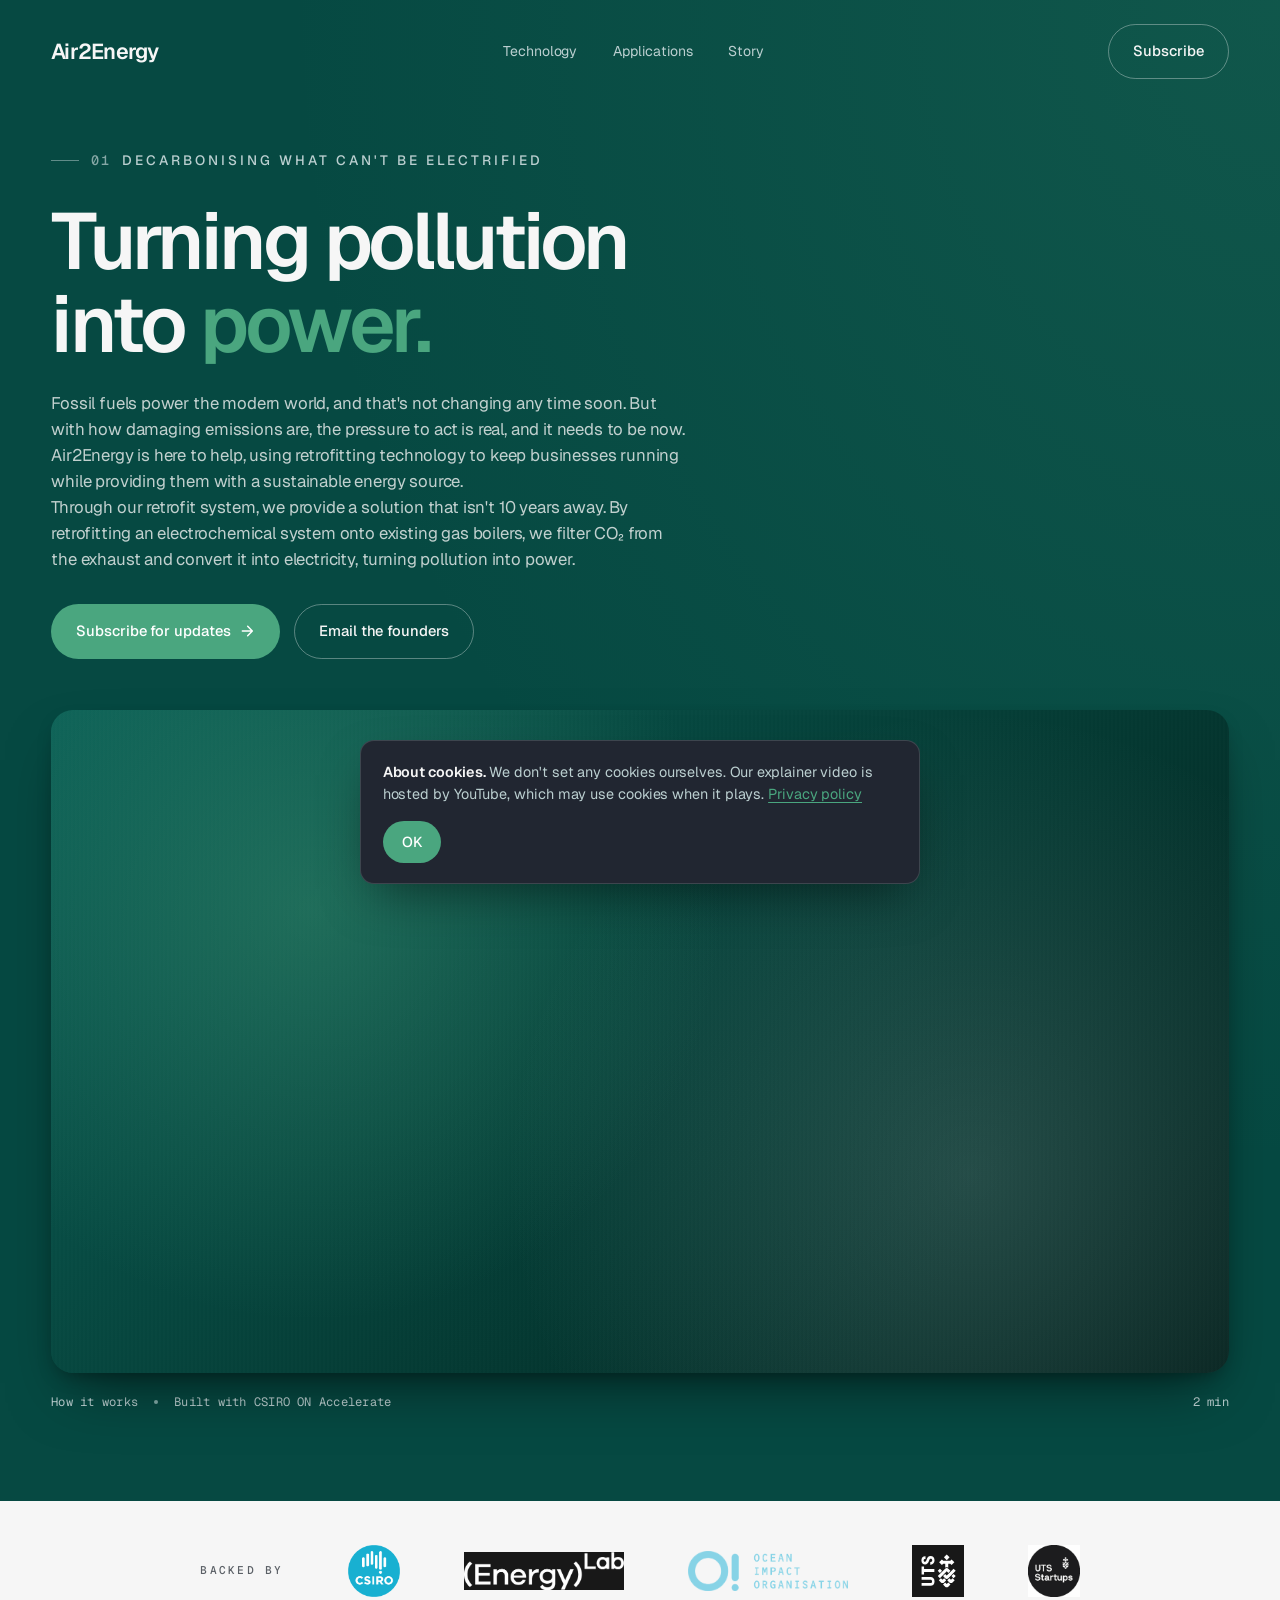
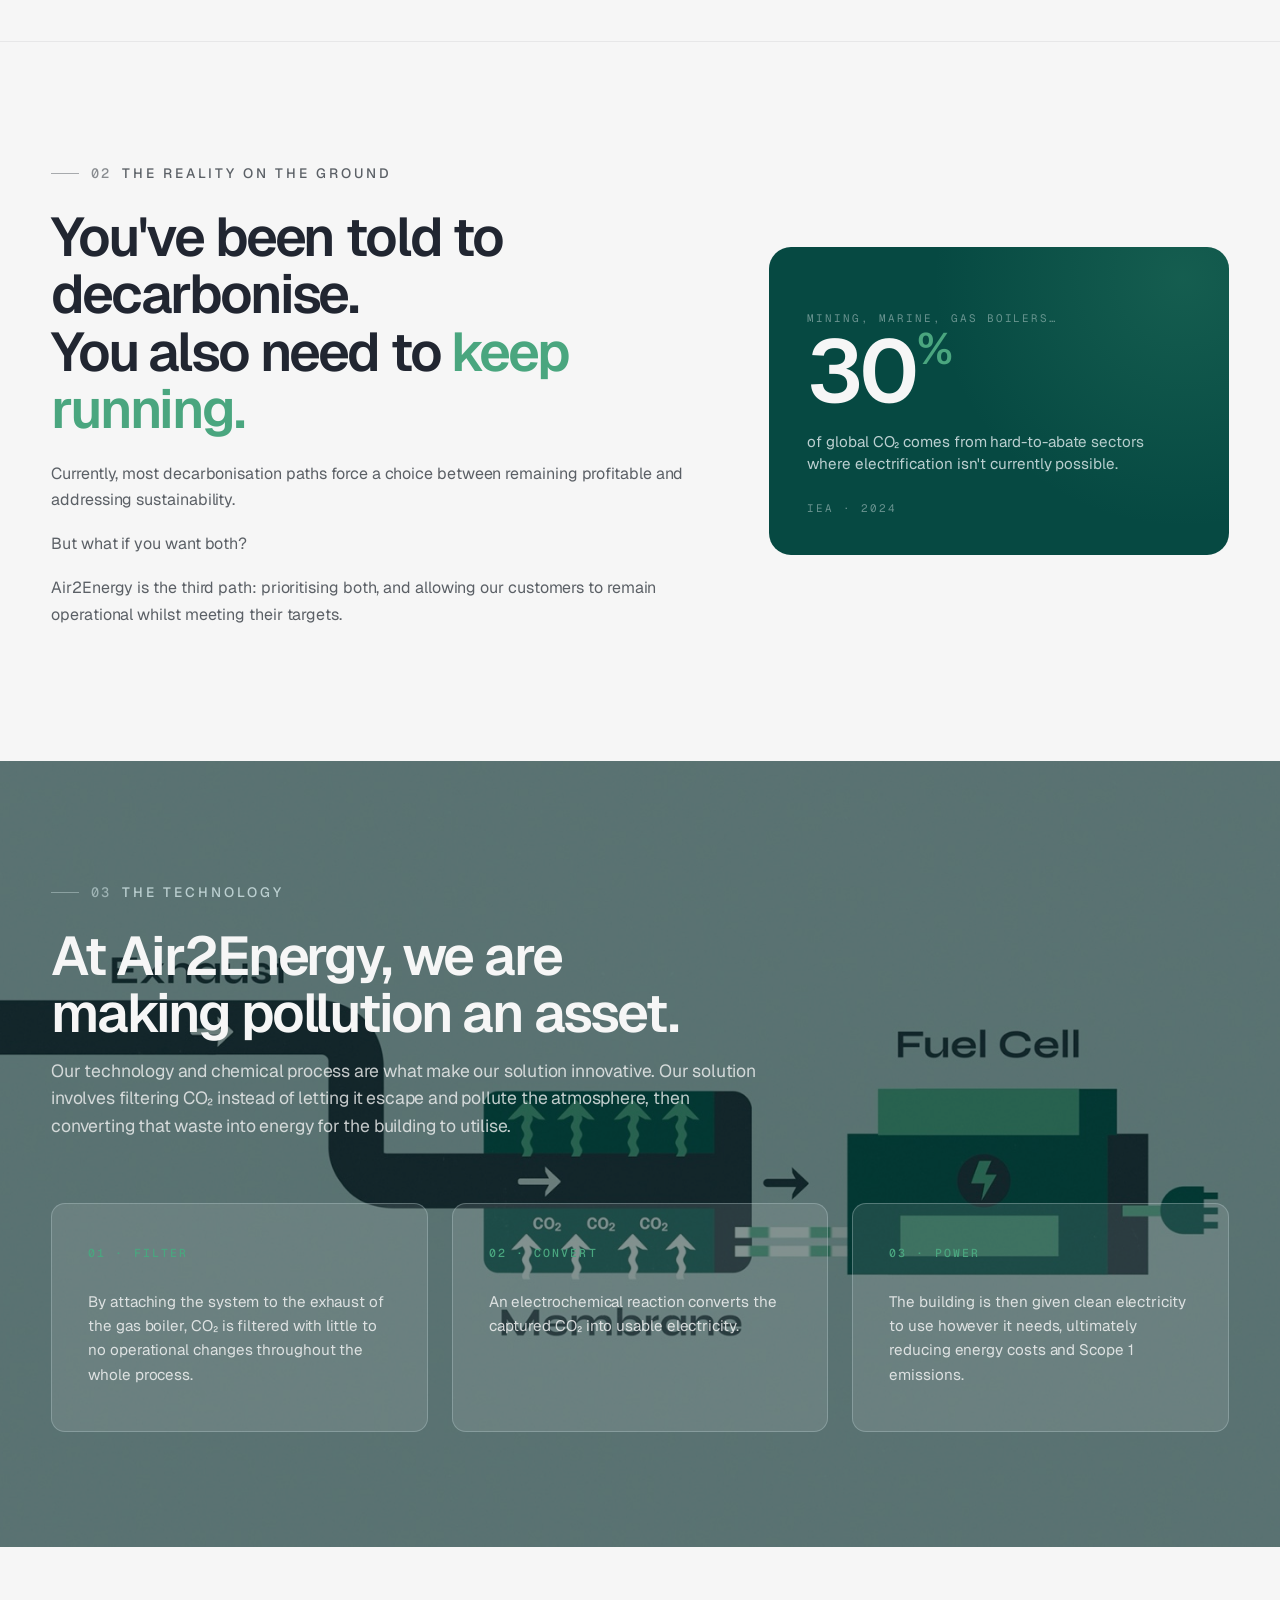
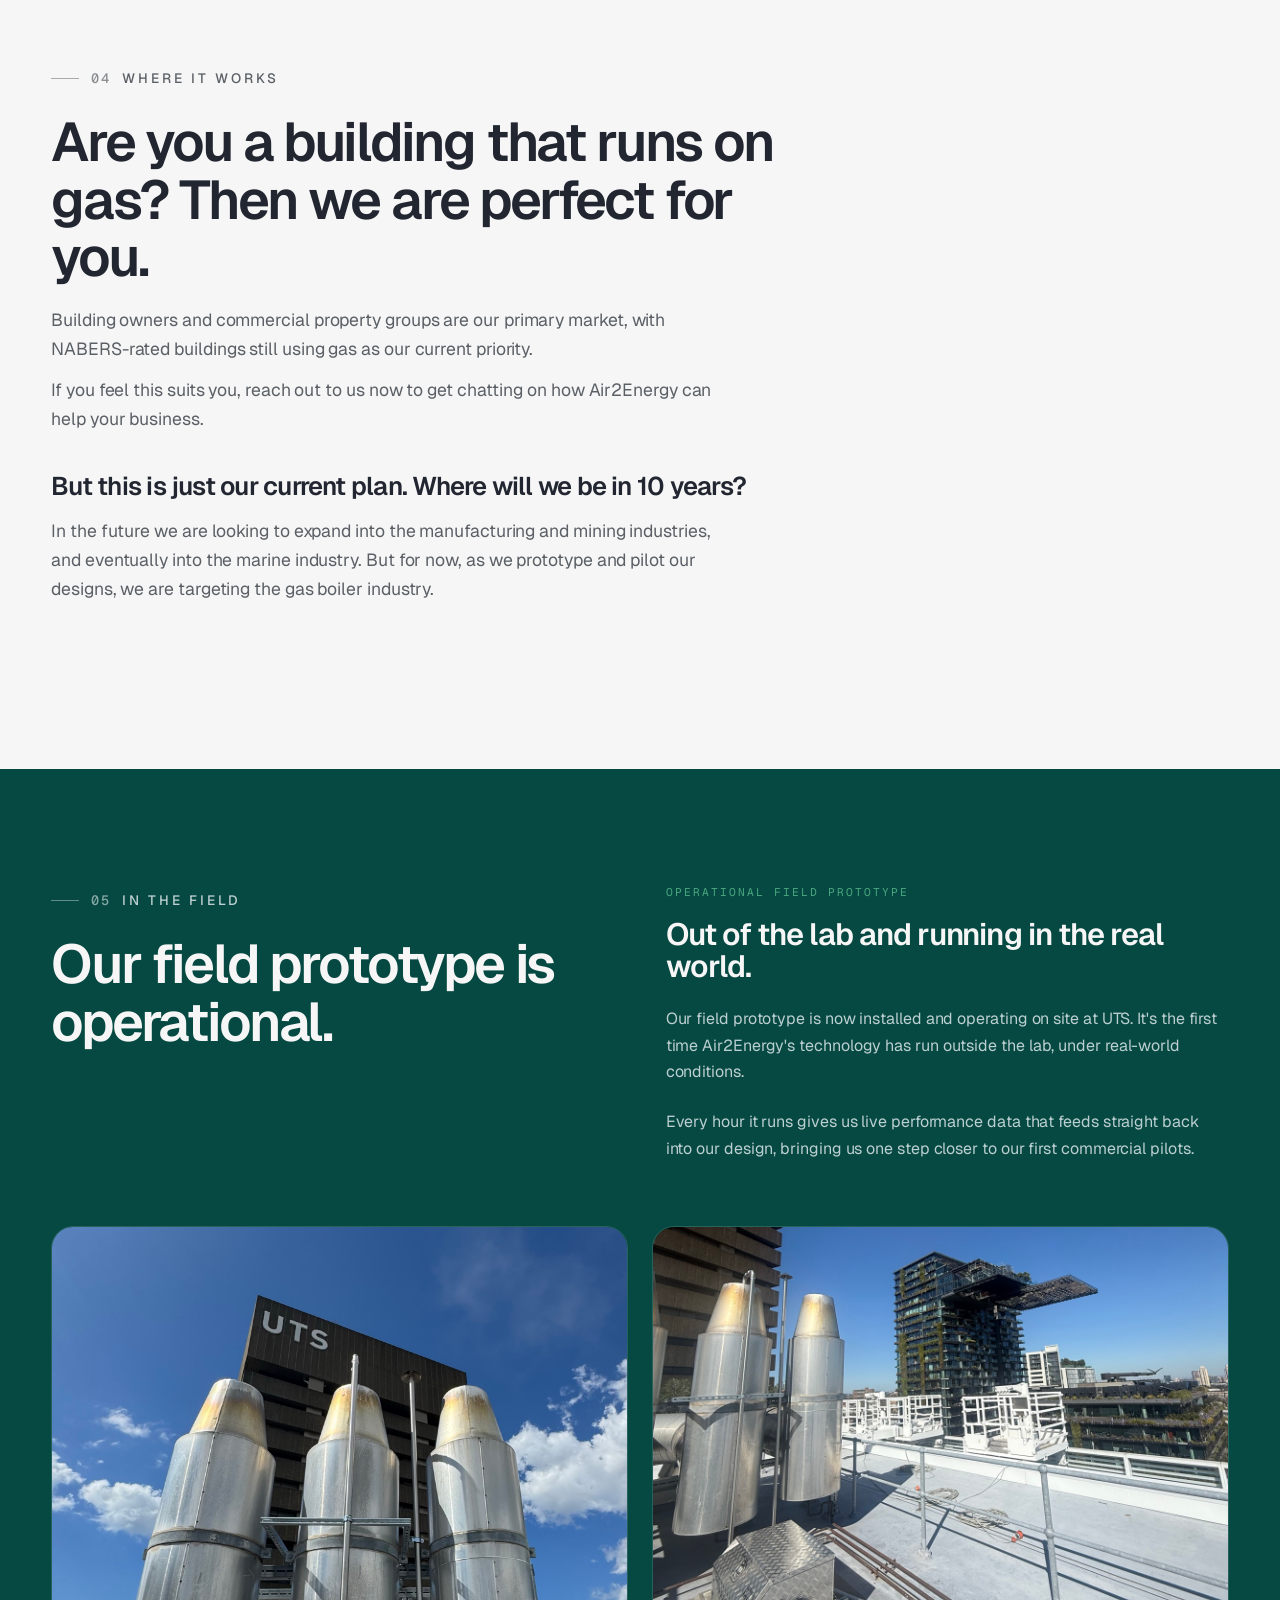
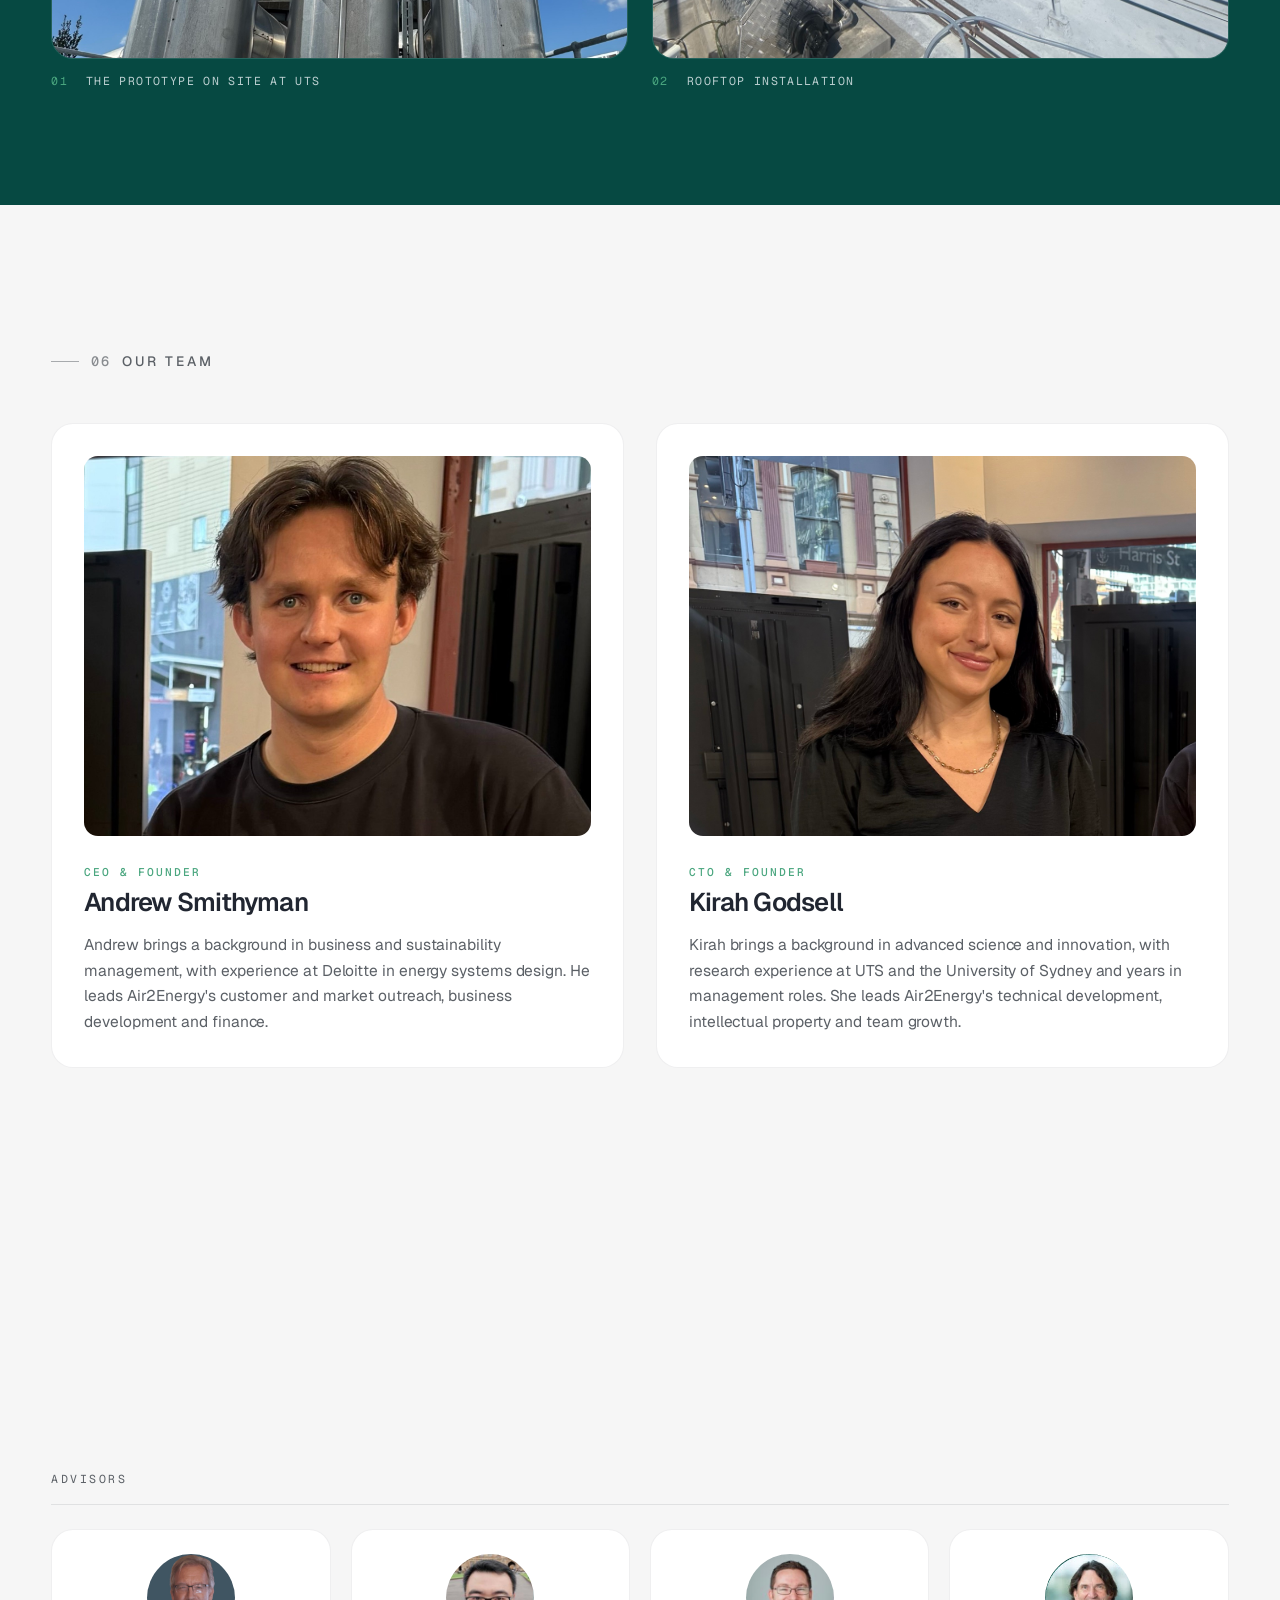
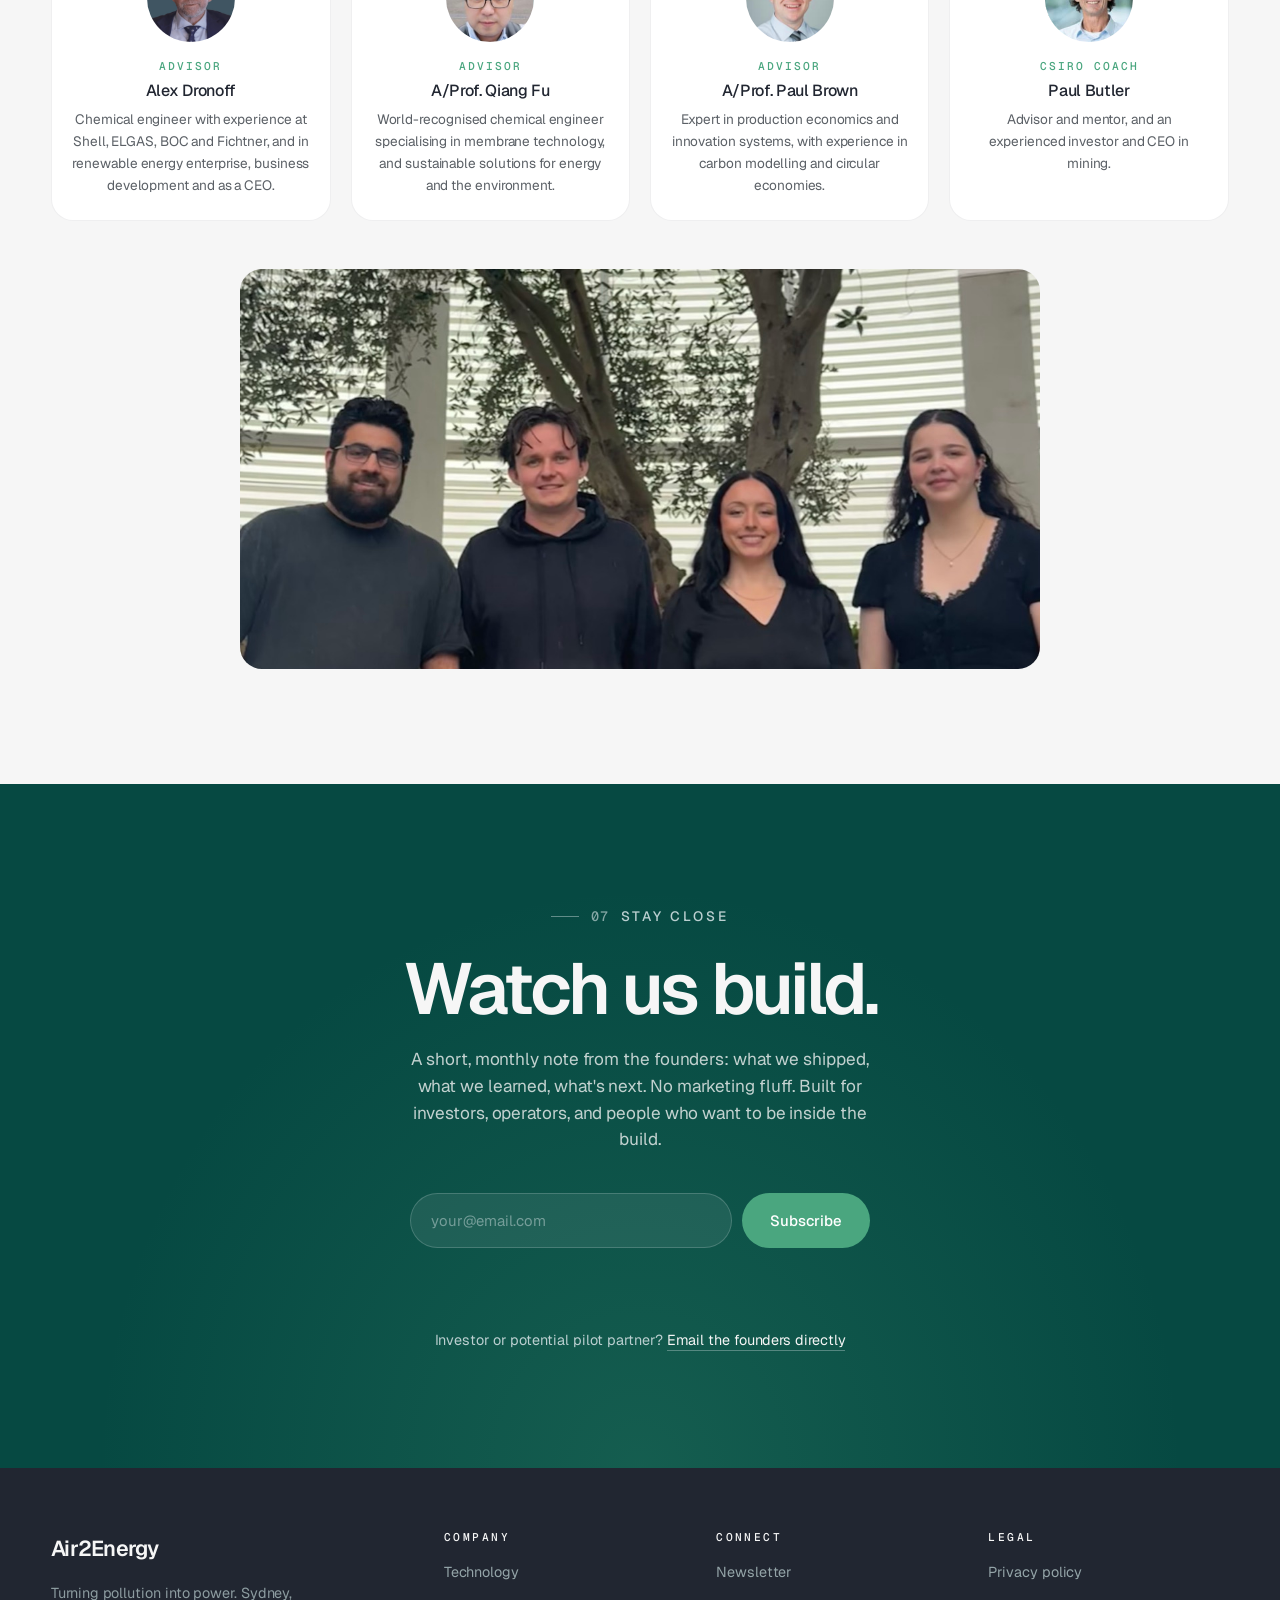
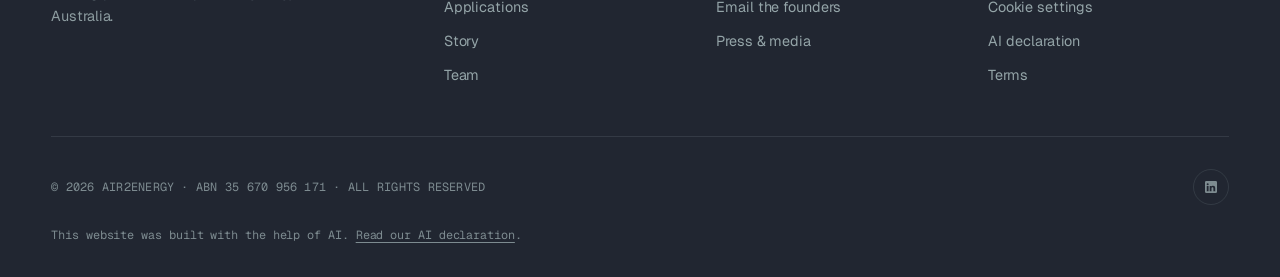
<file: index.html>
<!DOCTYPE html>
<html lang="en">
<head>
  <meta charset="UTF-8" />
  <meta name="viewport" content="width=device-width, initial-scale=1.0" />
  <title>Air2Energy | Turning pollution into power</title>
  <meta name="description" content="We capture CO₂ from commercial gas boiler exhaust and convert it into electricity. Decarbonisation that pays you back." />

  <link rel="preconnect" href="https://fonts.googleapis.com" />
  <link rel="preconnect" href="https://fonts.gstatic.com" crossorigin />
  <link href="https://fonts.googleapis.com/css2?family=Geist:wght@400;500;600;700;800&family=Geist+Mono:wght@400;500&display=swap" rel="stylesheet" />

  <style>
    /* =========================================================
       Reset + tokens
       ========================================================= */
    *, *::before, *::after { box-sizing: border-box; margin: 0; padding: 0; }

    :root {
      --c-teal:        #064942;
      --c-green:       #4AA67F;
      --c-soft:        #BBCFD0;
      --c-navy:        #212631;
      --c-cream:       #F6F6F6;
      --c-white:       #FFFFFF;

      --c-text-dark:   #212631;
      --c-text-muted:  #5b6066;
      --c-text-light:  #F6F6F6;
      --c-text-soft:   #BBCFD0;

      --font-display:  'Geist', system-ui, sans-serif;
      --font-body:     'Geist', system-ui, sans-serif;
      --font-mono:     'Geist Mono', ui-monospace, 'SF Mono', monospace;

      --max-w:         1280px;
      --pad:           clamp(1.5rem, 4vw, 4rem);
      --section-y:     clamp(5rem, 9vw, 8.5rem);
      --radius:        14px;
      --radius-lg:     22px;
    }

    html { scroll-behavior: smooth; }
    body {
      font-family: var(--font-body);
      font-weight: 400;
      color: var(--c-text-dark);
      background: var(--c-cream);
      line-height: 1.55;
      letter-spacing: -0.005em;
      -webkit-font-smoothing: antialiased;
      -moz-osx-font-smoothing: grayscale;
      overflow-x: hidden;
    }

    img, svg, video { max-width: 100%; display: block; }
    a { color: inherit; text-decoration: none; }
    button { font: inherit; cursor: pointer; background: none; border: none; color: inherit; }
    input { font: inherit; }

    @media (prefers-reduced-motion: reduce) {
      html { scroll-behavior: auto; }
      *, *::before, *::after { animation-duration: 0.01ms !important; transition-duration: 0.01ms !important; }
    }

    /* =========================================================
       Layout
       ========================================================= */
    .container { max-width: var(--max-w); margin: 0 auto; padding: 0 var(--pad); }
    .section { padding: var(--section-y) 0; }

    /* =========================================================
       Typography
       ========================================================= */
    h1, h2, h3, h4 {
      font-family: var(--font-display);
      font-weight: 600;
      letter-spacing: -0.04em;
      line-height: 1.05;
    }

    h1 { font-size: clamp(2.6rem, 6.2vw, 5.4rem); letter-spacing: -0.045em; }
    h2 { font-size: clamp(2rem, 4.4vw, 3.4rem); }
    h3 { font-size: clamp(1.3rem, 2vw, 1.65rem); letter-spacing: -0.03em; }
    h4 { font-size: clamp(1.05rem, 1.5vw, 1.2rem); font-weight: 500; letter-spacing: -0.02em; }

    p { font-size: clamp(1rem, 1.08vw, 1.075rem); line-height: 1.65; }
    .lead { font-size: clamp(1.1rem, 1.3vw, 1.25rem); line-height: 1.55; font-weight: 400; letter-spacing: -0.01em; }

    .eyebrow {
      display: inline-flex;
      align-items: center;
      gap: 0.75rem;
      font-family: var(--font-body);
      font-size: 0.85rem;
      font-weight: 500;
      text-transform: uppercase;
      letter-spacing: 0.22em;
    }
    .eyebrow::before {
      content: '';
      display: block;
      width: 28px;
      height: 1px;
      background: currentColor;
      opacity: 0.5;
    }
    .eyebrow .num {
      font-family: var(--font-mono);
      font-weight: 500;
      letter-spacing: 0.1em;
      opacity: 0.7;
    }

    .mono {
      font-family: var(--font-mono);
      letter-spacing: 0;
    }

    /* =========================================================
       Buttons
       ========================================================= */
    .btn {
      display: inline-flex;
      align-items: center;
      gap: 0.55rem;
      padding: 0.95rem 1.5rem;
      border-radius: 999px;
      font-family: var(--font-body);
      font-size: 0.92rem;
      font-weight: 500;
      letter-spacing: -0.005em;
      transition: transform 0.25s ease, background 0.25s ease, color 0.25s ease, border-color 0.25s ease;
      border: 1px solid transparent;
      white-space: nowrap;
    }
    .btn svg { width: 16px; height: 16px; transition: transform 0.25s ease; }
    .btn:hover svg { transform: translateX(3px); }
    .btn:active { transform: translateY(1px); }

    .btn-primary { background: var(--c-green); color: var(--c-white); }
    .btn-primary:hover { background: #3e9670; }

    .btn-light { background: var(--c-cream); color: var(--c-teal); }
    .btn-light:hover { background: var(--c-white); }

    .btn-ghost-light { color: var(--c-cream); border-color: rgba(246, 246, 246, 0.35); }
    .btn-ghost-light:hover { border-color: var(--c-cream); }

    .btn-ghost-dark { color: var(--c-teal); border-color: rgba(6, 73, 66, 0.3); }
    .btn-ghost-dark:hover { border-color: var(--c-teal); background: rgba(6, 73, 66, 0.05); }

    /* =========================================================
       Navigation
       ========================================================= */
    .nav {
      position: absolute;
      top: 0;
      left: 0;
      right: 0;
      z-index: 50;
      padding: 1.5rem 0;
    }
    .nav-inner {
      display: flex;
      align-items: center;
      justify-content: space-between;
      gap: 2rem;
    }
    .nav-logo {
      font-family: var(--font-display);
      font-size: 1.35rem;
      font-weight: 600;
      letter-spacing: -0.035em;
      color: var(--c-cream);
    }
    .nav-links {
      display: none;
      align-items: center;
      gap: 2.25rem;
      list-style: none;
    }
    .nav-links a {
      font-size: 0.88rem;
      font-weight: 400;
      color: var(--c-text-soft);
      transition: color 0.2s ease;
      letter-spacing: -0.005em;
    }
    .nav-links a:hover { color: var(--c-cream); }
    .nav-cta { display: none; }
    @media (min-width: 880px) {
      .nav-links { display: flex; }
      .nav-cta { display: inline-flex; }
    }

    /* =========================================================
       Hero
       ========================================================= */
    .hero {
      position: relative;
      background: var(--c-teal);
      color: var(--c-text-light);
      padding-top: clamp(7rem, 13vw, 9rem);
      padding-bottom: clamp(4rem, 7vw, 6rem);
      overflow: hidden;
    }
    .hero::before {
      content: '';
      position: absolute;
      inset: 0;
      background: radial-gradient(ellipse at top right, rgba(74, 166, 127, 0.15), transparent 55%);
      pointer-events: none;
    }
    .hero-inner {
      position: relative;
      z-index: 1;
      display: grid;
      gap: clamp(2.5rem, 4vw, 4rem);
    }

    .hero-top { max-width: 820px; }
    .hero-eyebrow { color: var(--c-text-soft); margin-bottom: 1.75rem; }
    .hero h1 { margin-bottom: 1.5rem; }
    .hero h1 .accent { color: var(--c-green); }
    .hero-sub {
      max-width: 640px;
      color: rgba(246, 246, 246, 0.78);
      font-size: clamp(1.05rem, 1.3vw, 1.2rem);
      line-height: 1.55;
      font-weight: 400;
      letter-spacing: -0.01em;
    }

    .hero-actions {
      display: flex;
      flex-wrap: wrap;
      gap: 0.85rem;
      margin-top: 2rem;
    }

    /* Video block */
    .video-wrap { position: relative; }
    .video-frame {
      position: relative;
      aspect-ratio: 16 / 9;
      width: 100%;
      border-radius: var(--radius-lg);
      overflow: hidden;
      background: linear-gradient(135deg, #0a5e55 0%, #043831 60%, #021f1b 100%);
      box-shadow: 0 30px 60px -20px rgba(0, 0, 0, 0.5), 0 8px 20px -8px rgba(0, 0, 0, 0.4);
    }
    .video-frame::before {
      content: '';
      position: absolute;
      inset: 0;
      background:
        radial-gradient(circle at 22% 30%, rgba(74, 166, 127, 0.35), transparent 40%),
        radial-gradient(circle at 78% 70%, rgba(187, 207, 208, 0.18), transparent 45%),
        radial-gradient(circle at 50% 50%, rgba(6, 73, 66, 0.1), transparent 60%);
    }
    .video-frame::after {
      content: '';
      position: absolute;
      inset: 0;
      background-image:
        repeating-linear-gradient(
          90deg,
          rgba(255, 255, 255, 0.012) 0 2px,
          transparent 2px 4px
        );
      pointer-events: none;
    }
    .video-content {
      position: absolute;
      inset: 0;
      display: flex;
      flex-direction: column;
      align-items: center;
      justify-content: center;
      gap: 1.5rem;
      z-index: 2;
    }
    .play-button {
      width: clamp(64px, 9vw, 92px);
      height: clamp(64px, 9vw, 92px);
      border-radius: 50%;
      background: var(--c-green);
      color: var(--c-white);
      display: inline-flex;
      align-items: center;
      justify-content: center;
      transition: transform 0.3s ease, background 0.3s ease;
    }
    .play-button:hover { transform: scale(1.07); background: #5cb38c; }
    .play-button svg { width: 38%; height: 38%; margin-left: 4%; }

    .video-label {
      font-family: var(--font-mono);
      font-size: 0.72rem;
      font-weight: 500;
      letter-spacing: 0.22em;
      text-transform: uppercase;
      color: var(--c-text-soft);
    }
    .video-watermark {
      position: absolute;
      bottom: 1.5rem;
      right: 1.75rem;
      font-family: var(--font-display);
      font-weight: 500;
      font-size: 1.1rem;
      color: rgba(246, 246, 246, 0.3);
      letter-spacing: -0.04em;
    }

    .video-meta {
      display: flex;
      align-items: center;
      gap: 1rem;
      margin-top: 1.25rem;
      color: var(--c-text-soft);
      font-family: var(--font-mono);
      font-size: 0.76rem;
      letter-spacing: 0.02em;
    }
    .video-meta .dot { width: 4px; height: 4px; border-radius: 50%; background: currentColor; opacity: 0.6; }
    .video-meta .duration { margin-left: auto; }

    /* =========================================================
       Partners strip
       ========================================================= */
    .partners {
      background: var(--c-cream);
      padding: 2.75rem 0;
      border-bottom: 1px solid rgba(33, 38, 49, 0.07);
    }
    .partners-inner {
      display: flex;
      flex-wrap: wrap;
      align-items: center;
      justify-content: center;
      gap: clamp(2.5rem, 5vw, 5rem);
    }
    .partners-label {
      font-family: var(--font-mono);
      font-size: 0.7rem;
      font-weight: 500;
      letter-spacing: 0.2em;
      text-transform: uppercase;
      color: var(--c-text-muted);
    }
    .partner-logo {
      height: 52px;
      width: auto;
      max-width: 160px;
      object-fit: contain;
      opacity: 0.9;
      transition: opacity 0.2s ease;
    }
    .partner-logo:hover { opacity: 1; }

    /* =========================================================
       Problem section
       ========================================================= */
    .problem { background: var(--c-cream); }
    .problem-grid {
      display: grid;
      gap: clamp(2rem, 4vw, 4rem);
      grid-template-columns: 1fr;
      align-items: center;
    }
    @media (min-width: 880px) {
      .problem-grid { grid-template-columns: 1.45fr 1fr; }
    }
    .problem h2 { margin-bottom: 1.5rem; color: var(--c-navy); }
    .problem h2 .green { color: var(--c-green); }
    .problem p { color: var(--c-text-muted); margin-bottom: 1.1rem; }
    .problem-emph {
      font-family: var(--font-display);
      font-weight: 500;
      color: var(--c-teal);
      font-size: 1.1rem;
      letter-spacing: -0.015em;
      margin-top: 1.25rem;
    }

    .stat-card {
      background: var(--c-teal);
      color: var(--c-cream);
      padding: clamp(2rem, 3vw, 3rem);
      border-radius: var(--radius-lg);
      position: relative;
      overflow: hidden;
    }
    .stat-card::before {
      content: '';
      position: absolute;
      inset: 0;
      background: radial-gradient(circle at 90% 10%, rgba(74, 166, 127, 0.22), transparent 50%);
      pointer-events: none;
    }
    .stat-card .num {
      font-family: var(--font-display);
      font-weight: 600;
      font-size: clamp(3.5rem, 7vw, 5.5rem);
      line-height: 1;
      letter-spacing: -0.05em;
    }
    .stat-card .num .small {
      font-size: 0.5em;
      color: var(--c-green);
      vertical-align: top;
      margin-left: 0.05em;
    }
    .stat-card .label {
      margin-top: 1rem;
      color: var(--c-text-soft);
      font-size: 0.95rem;
      line-height: 1.5;
    }
    .stat-card .src {
      margin-top: 1.5rem;
      font-family: var(--font-mono);
      font-size: 0.68rem;
      letter-spacing: 0.18em;
      text-transform: uppercase;
      color: rgba(187, 207, 208, 0.55);
    }

    /* =========================================================
       Technology section
       ========================================================= */
    .technology {
      /* fallback colour behind the video, and while it loads */
      background: var(--c-teal);
      color: var(--c-text-light);
      position: relative;
      overflow: hidden;
      /* opacity of the dark overlay between the video and the text (0-1) */
      --tech-overlay-opacity: 0.55;
    }
    .technology::before {
      content: '';
      position: absolute;
      top: -200px;
      right: -200px;
      width: 600px;
      height: 600px;
      border-radius: 50%;
      background: radial-gradient(circle, rgba(74, 166, 127, 0.12), transparent 60%);
      pointer-events: none;
      z-index: 0;
    }
    .technology-media {
      position: absolute;
      inset: 0;
      z-index: 0;
    }
    .technology-video,
    .technology-poster {
      position: absolute;
      inset: 0;
      width: 100%;
      height: 100%;
      object-fit: cover;
    }
    .technology-poster { display: none; }
    @media (prefers-reduced-motion: reduce) {
      .technology-video { display: none; }
      .technology-poster { display: block; }
    }
    .technology-overlay {
      position: absolute;
      inset: 0;
      background: rgba(4, 36, 32, var(--tech-overlay-opacity));
      z-index: 1;
    }
    .technology .container {
      position: relative;
      z-index: 2;
    }
    .technology .eyebrow { color: var(--c-text-soft); }
    .technology h2 { max-width: 18ch; margin: 1.5rem 0 1rem; }
    .technology .lead { color: rgba(246, 246, 246, 0.78); max-width: 60ch; margin-bottom: 4rem; }

    .steps {
      display: grid;
      gap: 1.25rem;
      grid-template-columns: 1fr;
      position: relative;
      z-index: 1;
    }
    @media (min-width: 760px) {
      .steps { grid-template-columns: repeat(3, 1fr); gap: 1.5rem; }
    }
    .step {
      padding: 2.5rem 2.25rem 2.75rem;
      border-radius: var(--radius);
      background: rgba(246, 246, 246, 0.11);
      border: 1px solid rgba(187, 207, 208, 0.35);
      position: relative;
      transition: border-color 0.3s ease, background 0.3s ease, transform 0.3s ease;
    }
    .step:hover {
      border-color: rgba(74, 166, 127, 0.7);
      background: rgba(246, 246, 246, 0.16);
      transform: translateY(-3px);
    }
    .step-num {
      font-family: var(--font-mono);
      font-weight: 500;
      font-size: 0.72rem;
      letter-spacing: 0.18em;
      color: var(--c-green);
      margin-bottom: 1.75rem;
    }
    .step h3 { font-size: 1.45rem; margin-bottom: 0.75rem; color: var(--c-white); }
    .step p { color: rgba(246, 246, 246, 0.82); font-size: 0.95rem; line-height: 1.6; }

    /* =========================================================
       Applications
       ========================================================= */
    .applications { background: var(--c-cream); }
    .applications-head { max-width: 760px; margin-bottom: clamp(2.5rem, 4vw, 4rem); }
    .applications-head h2 { margin: 1.5rem 0 1.25rem; }
    .applications-head p { color: var(--c-text-muted); font-size: 1.1rem; max-width: 56ch; }
    .applications-head p + p { margin-top: 0.75rem; }
    .applications-head h3 { margin: 2.5rem 0 1rem; }

    .app-grid {
      display: grid;
      grid-template-columns: 1fr;
      gap: 1.25rem;
    }
    @media (min-width: 760px) {
      .app-grid { grid-template-columns: repeat(3, 1fr); }
    }
    .app-card {
      background: var(--c-white);
      border-radius: var(--radius);
      padding: 2rem 1.75rem 2.25rem;
      border: 1px solid rgba(33, 38, 49, 0.07);
      transition: border-color 0.3s ease, transform 0.3s ease, box-shadow 0.3s ease;
    }
    .app-card:hover {
      border-color: var(--c-green);
      transform: translateY(-4px);
      box-shadow: 0 12px 24px -10px rgba(6, 73, 66, 0.12);
    }
    .app-icon {
      width: 48px;
      height: 48px;
      display: inline-flex;
      align-items: center;
      justify-content: center;
      border-radius: 12px;
      background: rgba(74, 166, 127, 0.12);
      color: var(--c-teal);
      margin-bottom: 1.5rem;
    }
    .app-icon svg { width: 24px; height: 24px; }
    .app-card h3 { color: var(--c-navy); margin-bottom: 0.75rem; }
    .app-card p { color: var(--c-text-muted); font-size: 0.95rem; }

    /* =========================================================
       Pilot section
       ========================================================= */
    .pilot { background: var(--c-teal); color: var(--c-text-light); }
    .pilot .eyebrow { color: var(--c-text-soft); margin-bottom: 1.5rem; }
    .pilot h2 { max-width: 16ch; margin-bottom: 3rem; }

    .pilot-grid {
      display: grid;
      gap: clamp(2rem, 4vw, 3.5rem);
      grid-template-columns: 1fr;
      align-items: center;
    }
    @media (min-width: 880px) {
      .pilot-grid { grid-template-columns: 1fr 1fr; }
    }
    .pilot-image {
      aspect-ratio: 4 / 3;
      border-radius: var(--radius-lg);
      background:
        linear-gradient(135deg, rgba(187, 207, 208, 0.18), rgba(6, 73, 66, 0.5)),
        repeating-linear-gradient(135deg, rgba(187, 207, 208, 0.04) 0 2px, transparent 2px 12px);
      border: 1px solid rgba(187, 207, 208, 0.18);
      display: flex;
      align-items: center;
      justify-content: center;
      padding: 2rem;
      text-align: center;
      color: var(--c-text-soft);
      font-size: 0.85rem;
    }
    img.pilot-image {
      display: block;
      width: 100%;
      height: auto;
      aspect-ratio: 4 / 5;
      object-fit: cover;
      padding: 0;
      background: none;
    }
    .pilot-image-small {
      display: block;
      width: 100%;
      max-width: 380px;
      aspect-ratio: 1 / 1;
      object-fit: cover;
      object-position: 50% 88%;
      border-radius: var(--radius-lg);
      border: 1px solid rgba(187, 207, 208, 0.18);
      margin-top: 2rem;
    }
    .proto-top {
      display: grid;
      gap: clamp(1.5rem, 4vw, 4rem);
      grid-template-columns: 1fr;
      align-items: start;
      margin-bottom: clamp(2.5rem, 5vw, 4rem);
    }
    @media (min-width: 880px) {
      .proto-top { grid-template-columns: 1fr 1fr; }
    }
    .proto-top .eyebrow { color: var(--c-text-soft); margin-bottom: 1.5rem; }
    .proto-top h2 { max-width: 14ch; }
    .proto-top .pilot-content p:last-child { margin-bottom: 0; }

    .proto-photos {
      display: grid;
      gap: clamp(1rem, 2vw, 1.5rem);
      grid-template-columns: 1fr;
    }
    @media (min-width: 640px) {
      .proto-photos { grid-template-columns: 1fr 1fr; }
    }
    .proto-photos figure { margin: 0; }
    .proto-photos img {
      display: block;
      width: 100%;
      aspect-ratio: 4 / 3;
      object-fit: cover;
      border-radius: var(--radius-lg);
      border: 1px solid rgba(187, 207, 208, 0.18);
    }
    .proto-photos figcaption {
      margin-top: 0.85rem;
      font-family: var(--font-mono);
      font-size: 0.72rem;
      letter-spacing: 0.12em;
      text-transform: uppercase;
      color: var(--c-text-soft);
    }
    .proto-photos figcaption span { color: var(--c-green); margin-right: 0.6rem; }

    .pilot-content .pilot-meta {
      font-family: var(--font-mono);
      font-size: 0.7rem;
      letter-spacing: 0.18em;
      text-transform: uppercase;
      color: var(--c-green);
      margin-bottom: 1rem;
    }
    .pilot-content h3 {
      font-size: clamp(1.5rem, 2.4vw, 2rem);
      margin-bottom: 1.5rem;
      color: var(--c-cream);
    }
    .pilot-content p { color: var(--c-text-soft); line-height: 1.65; margin-bottom: 1.5rem; }
    .pilot-quote {
      margin-top: 2rem;
      padding-left: 1.5rem;
      border-left: 2px solid var(--c-green);
    }
    .pilot-quote .quote-text {
      font-family: var(--font-display);
      font-weight: 500;
      font-size: clamp(1.1rem, 1.5vw, 1.3rem);
      line-height: 1.45;
      letter-spacing: -0.025em;
      color: var(--c-cream);
      margin-bottom: 0.75rem;
    }
    .pilot-quote .quote-attr {
      font-family: var(--font-mono);
      font-size: 0.74rem;
      letter-spacing: 0.05em;
      color: var(--c-text-soft);
    }

    .mini-quotes {
      margin-top: 4rem;
      display: grid;
      gap: 1.25rem;
      grid-template-columns: 1fr;
    }
    @media (min-width: 760px) {
      .mini-quotes { grid-template-columns: repeat(3, 1fr); }
    }
    .mini-quote {
      padding: 1.5rem 1.5rem 1.75rem;
      border: 1px solid rgba(187, 207, 208, 0.15);
      border-radius: var(--radius);
      background: rgba(246, 246, 246, 0.04);
    }
    .mini-quote .qmark {
      color: var(--c-green);
      font-family: var(--font-display);
      font-weight: 500;
      font-size: 2rem;
      line-height: 0.7;
      margin-bottom: 0.75rem;
    }
    .mini-quote .q-body {
      font-family: var(--font-display);
      font-weight: 500;
      font-size: 0.95rem;
      line-height: 1.55;
      letter-spacing: -0.015em;
      color: var(--c-cream);
      margin-bottom: 1rem;
    }
    .mini-quote .q-attr {
      font-family: var(--font-mono);
      font-size: 0.7rem;
      letter-spacing: 0.05em;
      color: var(--c-text-soft);
    }

    /* =========================================================
       Founders
       ========================================================= */
    .founders { background: var(--c-cream); }
    .founders-head { max-width: 820px; margin-top: 24px; margin-bottom: clamp(2.5rem, 4vw, 4rem); }
    .founders-head h2 { margin: 1.25rem 0 1.5rem; color: var(--c-navy); }
    .founders-head p { color: var(--c-text-muted); font-size: 1.1rem; max-width: 60ch; line-height: 1.7; margin-bottom: 1rem; }
    .founders-head p:last-child { color: var(--c-teal); font-weight: 500; }

    .team-photo {
      display: block;
      width: 100%;
      max-width: 800px;
      height: auto;
      aspect-ratio: 2 / 1;
      object-fit: cover;
      object-position: 50% 73%;
      border-radius: var(--radius-lg);
      margin: 3rem auto 0;
    }

    .tier { margin-top: clamp(3rem, 6vw, 4.5rem); }
    .tier-label {
      font-family: var(--font-mono);
      font-size: 0.72rem;
      letter-spacing: 0.22em;
      text-transform: uppercase;
      color: var(--c-text-muted);
      padding-bottom: 1rem;
      margin-bottom: 1.5rem;
      border-bottom: 1px solid rgba(33, 38, 49, 0.1);
    }
    .tier h4 { color: var(--c-navy); margin-bottom: 0.6rem; }
    .tier p { color: var(--c-text-muted); font-size: 0.92rem; line-height: 1.6; }

    .staff-grid { display: grid; gap: 1.25rem; grid-template-columns: 1fr; }
    @media (min-width: 760px) { .staff-grid { grid-template-columns: 1fr 1fr; gap: 2rem; } }
    .staff-card {
      display: flex; gap: 1.5rem; align-items: flex-start;
      background: var(--c-white);
      border: 1px solid rgba(33, 38, 49, 0.07);
      border-radius: var(--radius-lg);
      padding: 1.5rem;
    }
    .staff-photo {
      flex: 0 0 auto;
      width: clamp(96px, 12vw, 140px);
      aspect-ratio: 1 / 1;
      object-fit: cover;
      border-radius: var(--radius);
    }

    .advisor-grid { display: grid; gap: 1.25rem; grid-template-columns: 1fr 1fr; }
    @media (min-width: 980px) { .advisor-grid { grid-template-columns: repeat(4, 1fr); } }
    .advisor-card {
      background: var(--c-white);
      border: 1px solid rgba(33, 38, 49, 0.07);
      border-radius: var(--radius-lg);
      padding: 1.5rem 1.25rem;
      text-align: center;
    }
    .advisor-card img {
      width: 88px; height: 88px;
      object-fit: cover;
      border-radius: 50%;
      margin: 0 auto 1rem;
    }
    .advisor-card h4 { font-size: 1rem; }
    .advisor-card p { font-size: 0.85rem; }
    @media (max-width: 479px) {
      .staff-card { flex-direction: column; }
      .advisor-grid { grid-template-columns: 1fr; }
    }

    .founder-grid {
      display: grid;
      gap: 1.5rem;
      grid-template-columns: 1fr;
    }
    @media (min-width: 760px) {
      .founder-grid { grid-template-columns: 1fr 1fr; gap: 2rem; }
    }
    .founder-card {
      background: var(--c-white);
      border: 1px solid rgba(33, 38, 49, 0.07);
      border-radius: var(--radius-lg);
      padding: 2rem;
      transition: border-color 0.3s ease, box-shadow 0.3s ease;
    }
    .founder-card:hover {
      border-color: var(--c-green);
      box-shadow: 0 12px 24px -10px rgba(6, 73, 66, 0.1);
    }
    .founder-photo {
      width: 100%;
      aspect-ratio: 4 / 3;
      border-radius: var(--radius);
      margin-bottom: 1.75rem;
      overflow: hidden;
    }
    .founder-photo img {
      width: 100%;
      height: 100%;
      object-fit: cover;
      object-position: center top;
      display: block;
    }
    .founder-role {
      font-family: var(--font-mono);
      font-size: 0.7rem;
      letter-spacing: 0.18em;
      text-transform: uppercase;
      color: var(--c-green);
      font-weight: 500;
      margin-bottom: 0.5rem;
    }
    .founder-card h3 { color: var(--c-navy); margin-bottom: 1rem; }
    .founder-bio { color: var(--c-text-muted); font-size: 0.97rem; line-height: 1.65; }

    /* =========================================================
       Team & advisors
       ========================================================= */
    .team { background: var(--c-cream); padding-top: 0; }
    .team-block { margin-bottom: 4rem; }
    .team-block:last-child { margin-bottom: 0; }
    .team-label {
      font-family: var(--font-mono);
      font-size: 0.7rem;
      letter-spacing: 0.22em;
      text-transform: uppercase;
      color: var(--c-text-muted);
      margin-bottom: 1.5rem;
      padding-bottom: 1rem;
      border-bottom: 1px solid rgba(33, 38, 49, 0.1);
    }
    .people-grid {
      display: grid;
      gap: 1.25rem;
      grid-template-columns: repeat(2, 1fr);
    }
    @media (min-width: 580px) {
      .people-grid { grid-template-columns: repeat(3, 1fr); }
    }
    @media (min-width: 800px) {
      .people-grid { grid-template-columns: repeat(4, 1fr); }
    }
    .person { text-align: left; }
    .person-photo {
      width: 100%;
      aspect-ratio: 1;
      border-radius: var(--radius);
      background: linear-gradient(135deg, var(--c-soft), #95b4b5);
      margin-bottom: 0.85rem;
    }
    .person-name { font-weight: 500; font-size: 0.95rem; color: var(--c-navy); letter-spacing: -0.015em; }
    .person-role { font-size: 0.82rem; color: var(--c-text-muted); margin-top: 0.15rem; }
    .person.advisor .person-role { color: var(--c-green); font-weight: 500; }

    /* =========================================================
       Newsletter CTA
       ========================================================= */
    .cta {
      background: var(--c-teal);
      color: var(--c-text-light);
      position: relative;
      overflow: hidden;
    }
    .cta::before {
      content: '';
      position: absolute;
      inset: 0;
      background: radial-gradient(ellipse at 50% 100%, rgba(74, 166, 127, 0.22), transparent 60%);
      pointer-events: none;
    }
    .cta-inner {
      position: relative;
      z-index: 1;
      text-align: center;
      max-width: 640px;
      margin: 0 auto;
    }
    .cta .eyebrow { color: var(--c-text-soft); margin-bottom: 1.5rem; justify-content: center; }
    .cta .eyebrow::before { background: var(--c-text-soft); }
    .cta h2 {
      font-size: clamp(2.5rem, 6vw, 4.5rem);
      letter-spacing: -0.045em;
      margin-bottom: 1.25rem;
    }
    .cta-sub {
      color: rgba(246, 246, 246, 0.78);
      font-size: 1.075rem;
      line-height: 1.55;
      max-width: 460px;
      margin: 0 auto 2.5rem;
      letter-spacing: -0.005em;
    }

    .nl-form {
      display: flex;
      flex-direction: column;
      gap: 0.6rem;
      max-width: 460px;
      margin: 0 auto;
    }
    @media (min-width: 540px) {
      .nl-form { flex-direction: row; }
    }
    .nl-input {
      flex: 1;
      padding: 0.95rem 1.25rem;
      border-radius: 999px;
      background: rgba(246, 246, 246, 0.08);
      border: 1px solid rgba(187, 207, 208, 0.25);
      color: var(--c-cream);
      font-size: 0.93rem;
      font-family: var(--font-body);
      transition: border-color 0.25s ease, background 0.25s ease;
      outline: none;
    }
    .nl-input::placeholder { color: rgba(187, 207, 208, 0.55); }
    .nl-input:focus { border-color: var(--c-green); background: rgba(246, 246, 246, 0.12); }
    .nl-submit {
      background: var(--c-green);
      color: var(--c-white);
      padding: 0.95rem 1.75rem;
      border-radius: 999px;
      font-weight: 500;
      font-size: 0.93rem;
      transition: background 0.25s ease;
    }
    .nl-submit:hover { background: #5cb38c; }

    .cta-secondary { margin-top: 2rem; font-size: 0.9rem; color: var(--c-text-soft); }
    .cta-secondary a {
      color: var(--c-cream);
      border-bottom: 1px solid rgba(187, 207, 208, 0.4);
      padding-bottom: 1px;
      transition: border-color 0.2s ease;
    }
    .cta-secondary a:hover { border-color: var(--c-green); }

    .nl-success {
      margin-top: 1.5rem;
      color: var(--c-green);
      font-size: 0.95rem;
      opacity: 0;
      transition: opacity 0.4s ease;
    }
    .nl-success.show { opacity: 1; }

    /* =========================================================
       Cookie consent
       ========================================================= */

    .cookie-banner {
      position: fixed; left: 16px; right: 16px; bottom: 16px; z-index: 1000;
      max-width: 560px; margin: 0 auto;
      background: var(--c-navy); color: var(--c-cream);
      border: 1px solid rgba(187, 207, 208, 0.18); border-radius: var(--radius);
      padding: 1.25rem 1.35rem; box-shadow: 0 20px 50px -15px rgba(0, 0, 0, 0.5);
    }
    .cookie-banner[hidden] { display: none; }
    .cookie-banner p { font-size: 0.9rem; line-height: 1.55; color: var(--c-text-soft); margin-bottom: 1rem; }
    .cookie-banner p strong { color: var(--c-cream); font-weight: 600; }
    .cookie-banner a { color: var(--c-green); text-decoration: underline; text-underline-offset: 3px; }
    .cookie-actions { display: flex; gap: 0.75rem; flex-wrap: wrap; }
    .cookie-actions button { padding: 0.6rem 1.2rem; border-radius: 999px; font-size: 0.9rem; font-weight: 500; }
    .cookie-accept { background: var(--c-green); color: var(--c-white); }
    
    .footer-ai { font-family: var(--font-mono); font-size: 0.74rem; color: var(--c-text-soft); opacity: 0.6; padding-top: 1.25rem; }
    .footer-ai a { text-decoration: underline; text-underline-offset: 3px; }

    /* =========================================================
       Footer
       ========================================================= */
    footer { background: var(--c-navy); color: var(--c-text-soft); padding: 4rem 0 2rem; }
    .footer-top {
      display: grid;
      gap: 2rem;
      grid-template-columns: 1fr;
      padding-bottom: 3rem;
      border-bottom: 1px solid rgba(187, 207, 208, 0.12);
    }
    @media (min-width: 760px) {
      .footer-top { grid-template-columns: 1.5fr 1fr 1fr 1fr; }
    }
    .footer-brand .nav-logo { color: var(--c-cream); }
    .footer-brand p {
      margin-top: 1rem;
      font-size: 0.9rem;
      max-width: 28ch;
      color: var(--c-text-soft);
      opacity: 0.7;
      line-height: 1.6;
    }
    .footer-col h4 {
      font-family: var(--font-mono);
      font-weight: 500;
      font-size: 0.7rem;
      letter-spacing: 0.22em;
      text-transform: uppercase;
      color: var(--c-cream);
      margin-bottom: 1rem;
    }
    .footer-col ul { list-style: none; display: flex; flex-direction: column; gap: 0.6rem; }
    .footer-col a {
      font-size: 0.9rem;
      color: var(--c-text-soft);
      opacity: 0.75;
      transition: opacity 0.2s ease, color 0.2s ease;
    }
    .footer-col a:hover { opacity: 1; color: var(--c-green); }

    .footer-bottom {
      display: flex;
      flex-wrap: wrap;
      gap: 1.5rem;
      justify-content: space-between;
      align-items: center;
      padding-top: 2rem;
      font-family: var(--font-mono);
      font-size: 0.74rem;
      letter-spacing: 0.02em;
      color: var(--c-text-soft);
      opacity: 0.6;
    }
    .socials { display: flex; gap: 1rem; }
    .socials a {
      width: 36px;
      height: 36px;
      border-radius: 50%;
      border: 1px solid rgba(187, 207, 208, 0.2);
      display: inline-flex;
      align-items: center;
      justify-content: center;
      transition: border-color 0.2s ease, background 0.2s ease, color 0.2s ease;
      opacity: 1;
    }
    .socials a:hover {
      border-color: var(--c-green);
      background: rgba(74, 166, 127, 0.1);
      color: var(--c-green);
    }
    .socials svg { width: 16px; height: 16px; }

    /* =========================================================
       Scroll-in animation
       ========================================================= */
    .reveal {
      opacity: 0;
      transform: translateY(20px);
      transition: opacity 0.7s ease, transform 0.7s ease;
    }
    .reveal.visible { opacity: 1; transform: translateY(0); }
  </style>
</head>
<body>

  <header>
    <nav class="nav" aria-label="Primary">
      <div class="container nav-inner">
        <a href="/" class="nav-logo" aria-label="Back to top">Air2Energy</a>
        <ul class="nav-links">
          <li><a href="#technology">Technology</a></li>
          <li><a href="#applications">Applications</a></li>
          <li><a href="#story">Story</a></li>
        </ul>
        <a href="#subscribe" class="btn btn-ghost-light nav-cta">Subscribe</a>
      </div>
    </nav>
  </header>

  <main>

    <section class="hero">
      <div class="container hero-inner">

        <div class="hero-top">
          <div class="eyebrow hero-eyebrow">
            <span class="num">01</span>
            <span>Decarbonising what can't be electrified</span>
          </div>
          <h1>
            Turning pollution<br />
            into <span class="accent">power.</span>
          </h1>
          <p class="hero-sub">
            Fossil fuels power the modern world, and that's not changing any time soon. But with how damaging emissions are, the pressure to act is real, and it needs to be now.
          </p>
          <p class="hero-sub">
            Air2Energy is here to help, using retrofitting technology to keep businesses running while providing them with a sustainable energy source.
          </p>
          <p class="hero-sub">
            Through our retrofit system, we provide a solution that isn't 10 years away. By retrofitting an electrochemical system onto existing gas boilers, we filter CO₂ from the exhaust and convert it into electricity, turning pollution into power.
          </p>
          <div class="hero-actions">
            <a href="#subscribe" class="btn btn-primary">
              Subscribe for updates
              <svg viewBox="0 0 24 24" fill="none" stroke="currentColor" stroke-width="2.2" stroke-linecap="round" stroke-linejoin="round">
                <path d="M5 12h14M13 5l7 7-7 7"/>
              </svg>
            </a>
            <a href="mailto:andrewsmithyman@air2energy.net" class="btn btn-ghost-light">Email the founders</a>
          </div>
        </div>

        <div class="video-wrap">
          <div class="video-frame" role="region" aria-label="Air2Energy technology explainer video">
            <iframe src="https://www.youtube-nocookie.com/embed/nb8nWV4CbyE?autoplay=1&mute=1&loop=1&playlist=nb8nWV4CbyE" title="Air2Energy technology explainer video" allow="autoplay; fullscreen; picture-in-picture" allowfullscreen style="position:absolute;inset:0;width:100%;height:100%;border:0"></iframe>
          </div>
          <div class="video-meta">
            <span>How it works</span>
            <span class="dot" aria-hidden="true"></span>
            <span>Built with CSIRO ON Accelerate</span>
            <span class="duration">2 min</span>
          </div>
        </div>

      </div>
    </section>

    <section class="partners" aria-label="Our partners and supporters">
      <div class="container partners-inner">
        <span class="partners-label">Backed by</span>
        <img class="partner-logo" src="Logos/CSIRO%20Logo.png" alt="CSIRO" />
        <img class="partner-logo" src="Logos/Energylab%20black.png" alt="Energy Lab" />
        <img class="partner-logo" src="Logos/OIO%20logo.webp" alt="OIO" />
        <img class="partner-logo" src="Logos/UTS%20Logo.svg" alt="UTS" />
        <img class="partner-logo" src="Logos/UTS%20Startups%20.png" alt="UTS Startups" />
      </div>
    </section>

    <section class="section problem">
      <div class="container">
        <div class="problem-grid">
          <div class="reveal">
            <div class="eyebrow" style="color: var(--c-text-muted); margin-bottom: 1.5rem;">
              <span class="num">02</span>
              <span>The reality on the ground</span>
            </div>
            <h2>
              You've been told to decarbonise.<br/>
              You also need to <span class="green">keep running.</span>
            </h2>
            <p>
              Currently, most decarbonisation paths force a choice between remaining profitable and addressing sustainability.
            </p>
            <p>
              But what if you want both?
            </p>
            <p>
              Air2Energy is the third path: prioritising both, and allowing our customers to remain operational whilst meeting their targets.
            </p>
          </div>

          <div class="stat-card reveal">
            <div class="src">Mining, marine, gas boilers…</div>
            <div class="num">30<span class="small">%</span></div>
            <div class="label">
              of global CO₂ comes from hard-to-abate sectors where electrification isn't currently possible.
            </div>
            <div class="src">IEA · 2024</div>
          </div>
        </div>
      </div>
    </section>

    <section class="section technology" id="technology">
      <div class="technology-media" aria-hidden="true">
        <video class="technology-video" autoplay muted loop playsinline poster="video/technology-poster.jpg">
          <source src="video/technology-loop.mp4" type="video/mp4" />
        </video>
        <img class="technology-poster" src="video/technology-poster.jpg" alt="" />
      </div>
      <div class="technology-overlay" aria-hidden="true"></div>
      <div class="container">
        <div class="reveal">
          <div class="eyebrow">
            <span class="num">03</span>
            <span>The technology</span>
          </div>
          <h2>At Air2Energy, we are making pollution an asset.</h2>
          <p class="lead">
            Our technology and chemical process are what make our solution innovative. Our solution involves filtering CO₂ instead of letting it escape and pollute the atmosphere, then converting that waste into energy for the building to utilise.
          </p>
        </div>

        <div class="steps">
          <div class="step reveal">
            <div class="step-num">01 · FILTER</div>
            <p>
              By attaching the system to the exhaust of the gas boiler, CO₂ is filtered with little to no operational changes throughout the whole process.
            </p>
          </div>
          <div class="step reveal">
            <div class="step-num">02 · CONVERT</div>
            <p>
              An electrochemical reaction converts the captured CO₂ into usable electricity.
            </p>
          </div>
          <div class="step reveal">
            <div class="step-num">03 · POWER</div>
            <p>
              The building is then given clean electricity to use however it needs, ultimately reducing energy costs and Scope 1 emissions.
            </p>
          </div>
        </div>
      </div>
    </section>

    <section class="section applications" id="applications">
      <div class="container">
        <div class="applications-head reveal">
          <div class="eyebrow" style="color: var(--c-text-muted);">
            <span class="num">04</span>
            <span>Where it works</span>
          </div>
          <h2>Are you a building that runs on gas? Then we are perfect for you.</h2>
          <p>Building owners and commercial property groups are our primary market, with NABERS-rated buildings still using gas as our current priority.</p>
          <p>If you feel this suits you, reach out to us now to get chatting on how Air2Energy can help your business.</p>
          <h3>But this is just our current plan. Where will we be in 10 years?</h3>
          <p>In the future we are looking to expand into the manufacturing and mining industries, and eventually into the marine industry. But for now, as we prototype and pilot our designs, we are targeting the gas boiler industry.</p>
        </div>
      </div>
    </section>

    <section class="section pilot" id="prototype">
      <div class="container">
        <div class="proto-top">
          <div class="reveal">
            <div class="eyebrow">
              <span class="num">05</span>
              <span>In the field</span>
            </div>
            <h2>Our field prototype is operational.</h2>
          </div>
          <div class="pilot-content reveal">
            <div class="pilot-meta">Operational field prototype</div>
            <h3>Out of the lab and running in the real world.</h3>
            <p>Our field prototype is now installed and operating on site at UTS. It's the first time Air2Energy's technology has run outside the lab, under real-world conditions.</p>
            <p>Every hour it runs gives us live performance data that feeds straight back into our design, bringing us one step closer to our first commercial pilots.</p>
          </div>
        </div>

        <div class="proto-photos">
          <figure class="reveal">
            <img src="images/field-prototype.jpg" alt="Air2Energy's field prototype installed outdoors in front of the UTS tower" loading="lazy" style="object-position: 50% 100%;" />
            <figcaption><span>01</span> The prototype on site at UTS</figcaption>
          </figure>
          <figure class="reveal">
            <img src="images/field-prototype-rooftop.jpg" alt="Air2Energy's field prototype on a UTS rooftop, with the Sydney skyline behind" loading="lazy" style="object-position: 50% 84%;" />
            <figcaption><span>02</span> Rooftop installation</figcaption>
          </figure>
        </div>
      </div>
    </section>

    <section class="section founders" id="story">
      <div class="container">
        <div class="founders-head reveal">
          <div class="eyebrow" style="color: var(--c-text-muted);">
            <span class="num">06</span>
            <span>Our team</span>
          </div>
        </div>

        <div class="founder-grid">
          <div class="founder-card reveal">
            <div class="founder-photo"><img src="headshots/AndyHeadshot.jpg" alt="Andrew Smithyman" style="object-position: 50% 70%;" /></div>
            <div class="founder-role">CEO &amp; Founder</div>
            <h3>Andrew Smithyman</h3>
            <p class="founder-bio">
              Andrew brings a background in business and sustainability management, with experience at Deloitte in energy systems design. He leads Air2Energy's customer and market outreach, business development and finance.
            </p>
          </div>

          <div class="founder-card reveal">
            <div class="founder-photo"><img src="headshots/KirahHeadshot.jpg" alt="Kirah Godsell" style="object-position: 50% 68%;" /></div>
            <div class="founder-role">CTO &amp; Founder</div>
            <h3>Kirah Godsell</h3>
            <p class="founder-bio">
              Kirah brings a background in advanced science and innovation, with research experience at UTS and the University of Sydney and years in management roles. She leads Air2Energy's technical development, intellectual property and team growth.
            </p>
          </div>
        </div>

        <div class="tier" id="team">
          <div class="tier-label reveal">Team</div>
          <div class="staff-grid">
            <div class="staff-card reveal">
              <img class="staff-photo" src="headshots/AndrewCoorey.jpg" alt="Andrew Coorey" loading="lazy" style="object-position: 50% 25%;" />
              <div>
                <div class="founder-role">Lead Engineer</div>
                <h4>Andrew Coorey</h4>
                <p>Andrew brings experience in design for manufacturing at Tanis, along with freelance engineering work. He leads Air2Energy's engineering internship program.</p>
              </div>
            </div>
            <div class="staff-card reveal">
              <img class="staff-photo" src="headshots/GeorgiaDewar.jpg" alt="Georgia Dewar" loading="lazy" />
              <div>
                <div class="founder-role">Product Designer</div>
                <h4>Georgia Dewar</h4>
                <p>Georgia supports Andrew with 3D modelling and design work, and manages the company's visual branding and website.</p>
              </div>
            </div>
          </div>
        </div>

        <div class="tier">
          <div class="tier-label reveal">Advisors</div>
          <div class="advisor-grid">
            <div class="advisor-card reveal">
              <img src="headshots/AlexDronoff.jpg" alt="Alex Dronoff" loading="lazy" />
              <div class="founder-role">Advisor</div>
              <h4>Alex Dronoff</h4>
              <p>Chemical engineer with experience at Shell, ELGAS, BOC and Fichtner, and in renewable energy enterprise, business development and as a CEO.</p>
            </div>
            <div class="advisor-card reveal">
              <img src="headshots/QiangFu.jpg" alt="Qiang Fu" loading="lazy" />
              <div class="founder-role">Advisor</div>
              <h4>A/Prof. Qiang Fu</h4>
              <p>World-recognised chemical engineer specialising in membrane technology, and sustainable solutions for energy and the environment.</p>
            </div>
            <div class="advisor-card reveal">
              <img src="headshots/PaulBrown.jpg" alt="Paul Brown" loading="lazy" />
              <div class="founder-role">Advisor</div>
              <h4>A/Prof. Paul Brown</h4>
              <p>Expert in production economics and innovation systems, with experience in carbon modelling and circular economies.</p>
            </div>
            <div class="advisor-card reveal">
              <img src="headshots/PaulButler.jpg" alt="Paul Butler" loading="lazy" />
              <div class="founder-role">CSIRO coach</div>
              <h4>Paul Butler</h4>
              <p>Advisor and mentor, and an experienced investor and CEO in mining.</p>
            </div>
          </div>
        </div>

        <img class="team-photo" src="images/team-photo.jpg" alt="The Air2Energy team standing together" loading="lazy" />
      </div>
    </section>


    <section class="section cta" id="subscribe">
      <div class="container">
        <div class="cta-inner">
          <div class="eyebrow">
            <span class="num">07</span>
            <span>Stay close</span>
          </div>
          <h2>Watch us build.</h2>
          <p class="cta-sub">
            A short, monthly note from the founders: what we shipped, what we learned, what's
            next. No marketing fluff. Built for investors, operators, and people who want to
            be inside the build.
          </p>

          <form class="nl-form" id="nl-form" action="https://air2energy.us8.list-manage.com/subscribe/post?u=f9d5cc71b4c42cc68c0c5a8eb&amp;id=341ad8d773&amp;f_id=000f64e0f0" method="post" target="_blank" novalidate>
            <input type="email" class="nl-input" name="EMAIL" placeholder="your@email.com" required aria-label="Email address" />
            <input type="hidden" name="b_f9d5cc71b4c42cc68c0c5a8eb_341ad8d773" value="">
            <button type="submit" class="nl-submit">Subscribe</button>
          </form>
          <p class="nl-success" id="nl-success">Thanks, we'll be in touch soon.</p>

          <p class="cta-secondary">
            Investor or potential pilot partner?
            <a href="mailto:andrewsmithyman@air2energy.net">Email the founders directly</a>
          </p>
        </div>
      </div>
    </section>

  </main>

  <footer>
    <div class="container">
      <div class="footer-top">
        <div class="footer-brand">
          <div class="nav-logo">Air2Energy</div>
          <p>Turning pollution into power. Sydney, Australia.</p>
        </div>
        <div class="footer-col">
          <h4>Company</h4>
          <ul>
            <li><a href="#technology">Technology</a></li>
            <li><a href="#applications">Applications</a></li>
            <li><a href="#story">Story</a></li>
            <li><a href="#team">Team</a></li>
          </ul>
        </div>
        <div class="footer-col">
          <h4>Connect</h4>
          <ul>
            <li><a href="#subscribe">Newsletter</a></li>
            <li><a href="mailto:andrewsmithyman@air2energy.net">Email the founders</a></li>
            <li><a href="mailto:andrewsmithyman@air2energy.net?subject=Press%20enquiry">Press &amp; media</a></li>
          </ul>
        </div>
        <div class="footer-col">
          <h4>Legal</h4>
          <ul>
            <li><a href="privacy.html">Privacy policy</a></li>
            <li><a href="#cookie-settings" id="cookie-settings">Cookie settings</a></li>
            <li><a href="ai-declaration.html">AI declaration</a></li>
            <li><a href="terms.html">Terms</a></li>
          </ul>
        </div>
      </div>
      <div class="footer-bottom">
        <span>© 2026 AIR2ENERGY · ABN 35 670 956 171 · ALL RIGHTS RESERVED</span>
        <div class="socials">
          <a href="https://www.linkedin.com/company/air2energy-pty-ltd" target="_blank" rel="noopener noreferrer" aria-label="LinkedIn">
            <svg viewBox="0 0 24 24" fill="currentColor" aria-hidden="true">
              <path d="M19 3A2 2 0 0 1 21 5v14a2 2 0 0 1-2 2H5a2 2 0 0 1-2-2V5a2 2 0 0 1 2-2h14zM8.34 18.34V10.5H5.67v7.84h2.67zm-1.33-8.84a1.5 1.5 0 1 0 0-3 1.5 1.5 0 0 0 0 3zM18.34 18.34V13.7c0-2.5-1.34-3.66-3.13-3.66-1.44 0-2.09.8-2.45 1.35V10.5h-2.67c.04.76 0 7.84 0 7.84h2.67v-4.38c0-.24.02-.48.09-.65.2-.48.63-.97 1.37-.97.97 0 1.36.74 1.36 1.83v4.17h2.76z"/>
            </svg>
          </a>
        </div>
      </div>
      <p class="footer-ai">This website was built with the help of AI. <a href="ai-declaration.html">Read our AI declaration</a>.</p>
    </div>
  </footer>

  <div class="cookie-banner" id="cookie-banner" role="dialog" aria-label="Cookie notice" hidden>
    <p><strong>About cookies.</strong> We don't set any cookies ourselves. Our explainer video is hosted by YouTube, which may use cookies when it plays. <a href="privacy.html#cookies">Privacy policy</a></p>
    <div class="cookie-actions">
      <button type="button" class="cookie-accept" data-consent="ok">OK</button>
    </div>
  </div>

  <script>
    (function() {
      var els = document.querySelectorAll('.reveal');
      if (!('IntersectionObserver' in window) || !els.length) {
        els.forEach(function(el) { el.classList.add('visible'); });
        return;
      }
      var io = new IntersectionObserver(function(entries) {
        entries.forEach(function(entry) {
          if (entry.isIntersecting) {
            entry.target.classList.add('visible');
            io.unobserve(entry.target);
          }
        });
      }, { threshold: 0.12, rootMargin: '0px 0px -50px 0px' });
      els.forEach(function(el) { io.observe(el); });
    })();


    (function() {
      var btn = document.querySelector('.play-button');
      if (!btn) return;
      btn.addEventListener('click', function() {
        btn.style.transform = 'scale(0.95)';
        setTimeout(function() { btn.style.transform = ''; }, 150);
      });
    })();

    // Logo returns to the top of the page
    document.querySelector('.nav-logo').addEventListener('click', function(e) {
      e.preventDefault();
      window.scrollTo({ top: 0, behavior: 'smooth' });
      history.replaceState(null, '', location.pathname);
    });

    // Cookie notice: shown until dismissed, and again from "Cookie settings" in the footer
    (function() {
      var KEY = 'a2e-cookie-notice';
      var banner = document.getElementById('cookie-banner');
      var seen = false;
      try { seen = localStorage.getItem(KEY) === 'ok'; } catch (e) {}

      banner.querySelector('[data-consent]').addEventListener('click', function() {
        try { localStorage.setItem(KEY, 'ok'); } catch (e) {}
        banner.hidden = true;
      });
      document.getElementById('cookie-settings').addEventListener('click', function(e) {
        e.preventDefault();
        banner.hidden = false;
      });

      if (!seen || location.hash === '#cookie-settings') banner.hidden = false;
    })();
  </script>

</body>
</html>
</file>
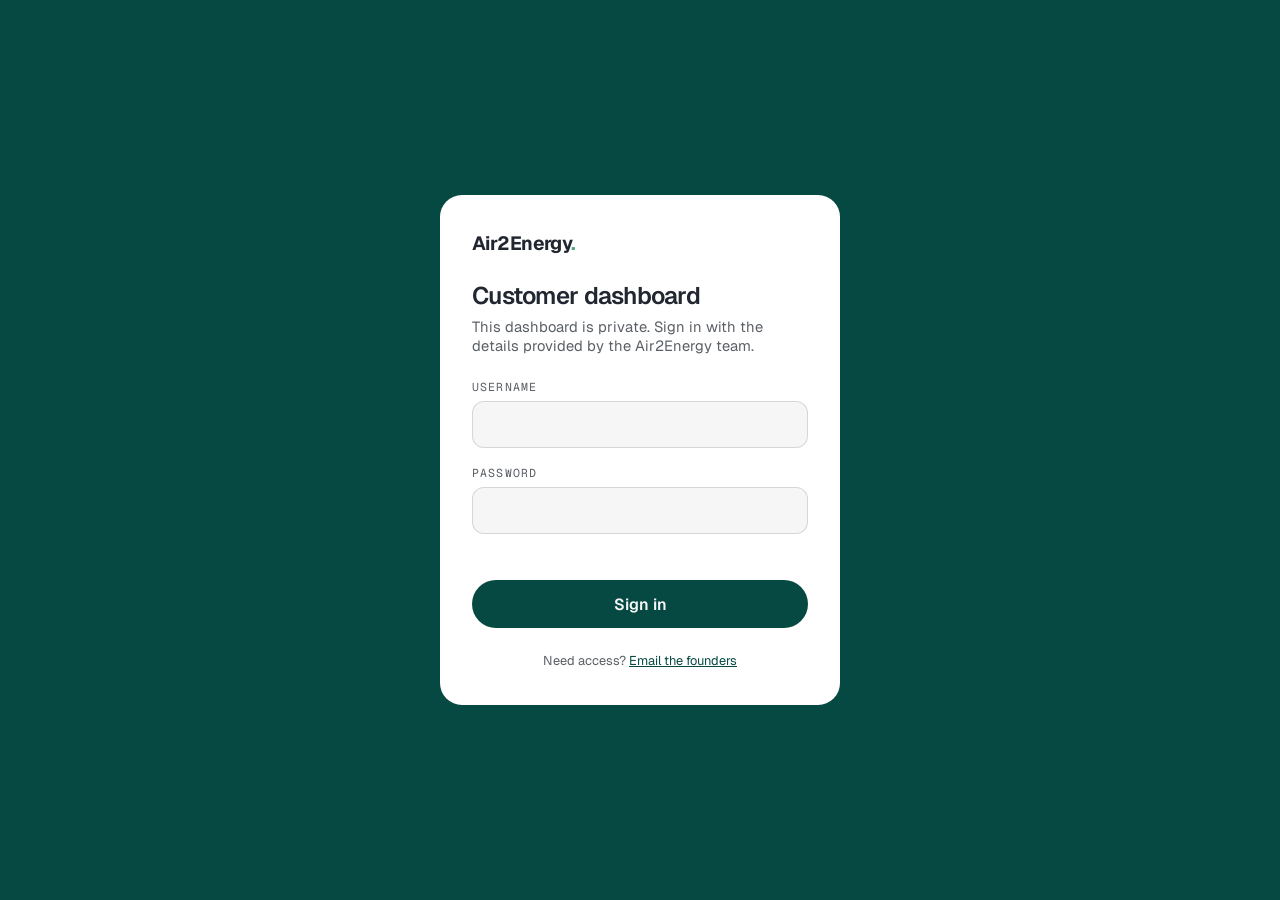
<file: dashboard/index.html>
<!DOCTYPE html>
<html lang="en">
<head>
  <meta charset="UTF-8" />
  <meta name="viewport" content="width=device-width, initial-scale=1.0" />
  <meta name="robots" content="noindex, nofollow" />
  <title>Air2Energy | Dashboard sign in</title>
  <link rel="preconnect" href="https://fonts.googleapis.com" />
  <link rel="preconnect" href="https://fonts.gstatic.com" crossorigin />
  <link href="https://fonts.googleapis.com/css2?family=Geist:wght@400;500;600;700&family=Geist+Mono:wght@400;500&display=swap" rel="stylesheet" />
  <style>
    *, *::before, *::after { box-sizing: border-box; margin: 0; padding: 0; }
    :root {
      --c-teal: #064942; --c-green: #4AA67F; --c-soft: #BBCFD0;
      --c-navy: #212631; --c-cream: #F6F6F6; --c-white: #FFFFFF; --c-text-muted: #5b6066;
    }
    body {
      font-family: 'Geist', system-ui, sans-serif; color: var(--c-navy); background: var(--c-teal);
      min-height: 100vh; display: flex; align-items: center; justify-content: center; padding: 1rem;
      -webkit-font-smoothing: antialiased;
    }
    .box { width: 100%; max-width: 400px; background: var(--c-white); border-radius: 22px; padding: 2.25rem 2rem; }
    .brand { font-weight: 700; font-size: 1.2rem; letter-spacing: -0.03em; }
    .brand span { color: var(--c-green); }
    h1 { font-size: 1.5rem; font-weight: 600; letter-spacing: -0.03em; margin: 1.5rem 0 0.4rem; }
    p { color: var(--c-text-muted); font-size: 0.92rem; margin-bottom: 1.5rem; }
    label { display: block; font-family: 'Geist Mono', monospace; font-size: 0.72rem; letter-spacing: 0.1em; text-transform: uppercase; color: var(--c-text-muted); margin-bottom: 0.4rem; }
    input {
      width: 100%; font: inherit; font-size: 1rem; padding: 0.75rem 0.9rem; margin-bottom: 1.1rem;
      border: 1px solid rgba(33, 38, 49, 0.15); border-radius: 12px; background: var(--c-cream); color: var(--c-navy);
    }
    input:focus { outline: 2px solid var(--c-green); outline-offset: 1px; background: var(--c-white); }
    button {
      width: 100%; font: inherit; font-weight: 600; font-size: 1rem; padding: 0.85rem; border: none; border-radius: 999px;
      background: var(--c-teal); color: var(--c-cream); cursor: pointer;
    }
    button:disabled { opacity: 0.6; cursor: wait; }
    .error { color: #b3261e; font-size: 0.88rem; margin: -0.25rem 0 1rem; min-height: 1.2em; }
    .foot { margin-top: 1.5rem; font-size: 0.8rem; color: var(--c-text-muted); text-align: center; }
    .foot a { color: var(--c-teal); }
  </style>
</head>
<body>
  <form class="box" id="login" autocomplete="on">
    <div class="brand">Air2Energy<span>.</span></div>
    <h1>Customer dashboard</h1>
    <p>This dashboard is private. Sign in with the details provided by the Air2Energy team.</p>
    <label for="user">Username</label>
    <input id="user" name="username" autocomplete="username" required />
    <label for="pass">Password</label>
    <input id="pass" name="password" type="password" autocomplete="current-password" required />
    <div class="error" id="err" role="alert"></div>
    <button id="go" type="submit">Sign in</button>
    <div class="foot">Need access? <a href="mailto:andrewsmithyman@air2energy.net">Email the founders</a></div>
  </form>

  <script>
    var PAYLOAD = {"salt":"UW9ItcTHCPCBc0WwUgIZHg==","iv":"GJbkNkoOy/iwdFB4","iter":600000,"data":"PfkJNQl7GCGL/pSaYJwsyCZ9boH+fxJ9ViumzJ5ZkT4k+k8/5nPt3zS7VJV9t0ddFUD5JJAXCnBjSA/dOXTZj7bYe6TM4CKR1Nz0lyfaaB52MGAygZt3Vl9+7IRCJyh0LcqR/x9smWVwYYCwz7X7o0xdLiUK/IzlKiuDH1s6gpHxBhCl3m1QMTd9EdktaZd9XpuuLvbu3NN6MRv3Zk2EHjZ7ARh4LLEviHHp9c7SWIUpNfQ/1/UJ5TloTCztIyPdD+yNWK0A7owWC2XghJctvfcGf+0N32gQOHOSCLQ6KDeey1XDV/89kHrGQncwcYSSM0D7lky/ucgrlmFhsnTLWV0d9MopOYgzYWlcZeeR09w1WQFd3KDoLIzM8AnXLj7Pjtj7p+Dd2mkFEE8m0Wr1ybFiuDjsk0fEvqF8+3/mhMfWbL1hYh9rqsUgzLWp2KkU4QcyqUI5Tiq7Cw5h2Gl9Ox03tHnhC0XGg4MNf+HGKvct9igi2vaGyIbngl1Ox2JLkCvWJYmEB4WezSQ46et/CEvBB42VHGqJXglaPskkbDFxZC/JzzoA8qTl/xj7Om4cM3xSlXNLzJaYFqsGYJYnGNIj94vx8mEB+RwvwVhq/SdrCAsghO3fAjeBgGfhuhKtVrzjGIHBQ0556VQ6+nhIJYR5jOo/QF7ec/[base64]/p+dw+HwkZg3Ww0blIthPZlQFZ3mVWpmvFtdLHlSVUWvpJJZGKWfnWy0a+aOivA8kJQTk3v0OKLwOeaf9poFkG/2tQvmKeWgdFvxypcPqeI+2TgegszLesx4UxvvrIgU2zDq5cwwP4x8fRiW5uXrdJvHlYGnd6ffpeP2QDyOz2ACVEM7SN3Nq5kdkPKbE5IxJZF/r7pPMWIPW+Dow4/Xes/bCsd6SkSfZbakwIFCUq7qk3C81ARHfTQrNnzIH98D51cDwLKVA0JeV9cbUpjbM34YBWc4/XxdSre82DJXuUd7A7HBA8uppp1b1TSPXCv8ZAJJ3rU9OzHexu8kfgrQ5G/HE7ZFADD3OqSZrGd/0V4PWyRoXGvklTuJn6OB7JAb4MhWYvgvLundpBa97SO+wPgbUz3p2BQOVGbnUYh8xQ9LHBzN/a52A1Eba8itPbpyeG2FHggEHasN5yb8cdQFHfyoFtz49+OTBSje7zAX8NEsiLhI0redLz4VVWRfyglYE8REsFJqp7dX3QpUo71T2xcZYw3IueGqCQ+xLogYibQ1nrGeG7yc6zbwEntW6mEKcx1IUadHs2S80T2cyUVWgyI2KcraBGtF+sN7T3vlvDSV+X6W+ciMT8F/1FgENeTxw1ZOTfbSUf1BQLKnrJFFNY25rdNVqN0zNcs/hR2pJoIaxAiS0PBUzcrdfQS0lxK8h1e5/SuAIsoRBbVzZtOwzOssRZskOCcfphNdcmMvRRuywrtEJ9dr0AgZ0N0y7r9snXc84YU8Udgu9zl1CFjWRZVQDO+Q+jHSyGH43F3UPHH3kDQ7mXaevgOKIYFJZNg/+vAOsWFJnGZhM9beRtswTZUg86lPsnrhNmcGaI5OtSX0ueaXXPlCOeF1wx4hgkQKGvtYvVGrVfSH/EQMDHgpnezNzgOSJcrn6iw1Lqe6OlHcfR1oGd0kT/zDkq4Njxcz4YUXLBgaxYT3rdrhuVKAHf760GqXzLflaK7rORBgr97lFjlQbgWP/SWU94dHvCTj2tYHcJeDEQkp/uSE0f99a3uaBf/vPTOXpi1zDe6iy8Lmz8EzfY6yCKx0gtVW5E1Nx7xMQwuA0mPi3JDyvpxgr9Yzu0Ni+WgqJH+E9ojQqDzeQaSNhvLts6wHpHCw73MMNYa+nmQXPcFmVdQc3Hxel1IfE3swIhs28Sfwk0rpafGrO8H+upCuECQ41aVoz62y9A5on/0oxV2Fp+OLdvnEErhLaGSAQuBggm4UnnTomFX+lfKO13jQLQ0MWDKCccwK9TmiO4IsxJfYhsnVGoYDVtwGTREe8+OSuG0DDFFmHzSNVlC2aVuHczb6IFgBrF8fRwmxmNMu1YqSaXVbSUwNTP027AhCvS4bKstwzxA4/5yc8VBG8KLcNUHBAMEHgLBXuit01x7XUhx8tVhkwuIr9F7xSH4onWWnQKPgbmUe5mKXg4cXZBMDttAelg4n60ILOLp3bZjeozZm0Kjq2K0DlD1UKzapfpU26XWeUKU5SH1iduUs/17/2/WmxLUN7mSSMPhjWdO3lEnZPmcARYmhGXHSG4YABh1yW5Zmy94yGlSKLZRbPJGxRK1oBcSqPnGbRVKGbmCIYVE2MNmz2RanjJSOn7IU+3NjbhUfP1+bwOu80hmjhKBzSwDU1YrtcYNoYO+ZcefNZhUh3RjTQP6UFHX2q/Du3/SerSEwaa2nwF+02gi2c/YVUv6UwbP7LFOC9psZPmplAvDnAnw94kx9KvFwyFqbKt4jC0HpDuX4aw2L9gr9viVjEb1oQlbNzufV6QdZ9ZMqOWeSevbXyrBEfzoiKJX5jgRNBC7fnLZr7seN1HinMjiQSudJeTX2au+jCKlmo3zNyMrUmJcaCQaVwms4OLc/EffDVn/LSAwy8bo/VfhOwxSnQ+MsaD95rLZNALUPGcjVmUfVDxkPeLnurwjpCpLYMbhNbFLeqPdF2cYMzddY05FspacKfgtMGfxp/[base64]/ZyBvDsjR9GLeFNLAGtZGT2U2ju39ntlBpnpplmCyuVFf8czYHA9kRvZ/OoiVsdrotAiELO7BoVZFCZX6t/gx2XC7scO8R9Mk2Qrijii0WKQnuJbnxIcPK4NLHhyIyht4RTwnGfPwTqKeVegfyemIrLkFzBM1C1/JvT+5DEWwhQW/KsQ/JzN8Q2JKbnhhdxzOVhngZz4HLLwxVR79LdmNGXe8IWHqdub5jLfeLxiJJWVyMfZCq7oirYuORG4CwTtDw0b02S27BKLdftzqdhH3Ldp8Ife14iDCWZNu/hw5UM9V/FemHZxXm8MUW2Ro57MHDdnf8xYyK9rldNx8rp3Pgzt40loMhHl+2IotubONp6z2sdANWTvgHV4sk0442cZOP9wKXYAQmBAwqvQHVwPHMVVqXgiKfKrl/iUExg6/faWPZrIg6ggEikUid/goTTVJ5uo4ww8TvVVa6JqAHo4b/zxC3aJ+OuTVdJS+nkI9OCfjGapvqHvBrmuXrL0A/XWGspeqW6ZZHajVHoF6ySbJMN+isVsQKnmEL7JkmohwhDxIfXJi+eH5BOUV3Qnq93WNrapplWDrMZuJ19lxvwrdiY4F8TGAgC2lZIqcHlrNFVACqyCkwF6AGjrCBmIvP2pULEm+Kyo/HYK5BE5E9pBeTT4BYdAbcIAopIZIFQwP9dGgTq6wGgah3nYub1/bmnTB/5RmcB0iz+OIyMXWJIm2RYyAFzdSJsUwml1i7yV0q+mHZbmTqvU3MRck/C6Ru3aSoOwRO67W2ZMYN3vySOfH+y58uPO/BZk6ZU6BKHGo3hD+B8W1xdCv0n4R2JX+gAHwPyxXVxxqOTYJLwVhkEzNBUDIGw6Qeg4tTtDtY365M///Yo3qx6bmxzi1lVaPfGaMGSPBwwKe5V86gck9tl9v8i31hlaRcJNakvYCPNqM/b/xJYLimAPQInn6nyeNOoWAK3955Zc4g2MA6Z+a1a4GeiCZZEPlUv0Mi/RMljZbTtaf5Pdn4+1OvToqdaqDYQcEA9lc1nNnS3z71QbjedYszjw7jWvVvJV8ZejwDDFKOpmzPtfiEsxvJHMVm/GEPm3o/d8wj0o0HnfAUFbW56lCiQOWgrEhQIuqw7/HaLOjPeAz+q/UYS7SIOBT+y2ENUZw8Wv1m3LgJ3R/BqbisKAOQrG9bpFaZlrS9xW6R63PUpZvbSK142d77B+fRK+wv2TPGt3ElVy+NpekEMRtW380+elgAeNhiioL/L8pggjXOvBeA6JQjc2oq4UXa18P785gBsLQLu2LJeXXn1dGt+nIKx0PDuQi+AR68mP1NWGfP6+2Qse5dfMGi3re5wiGIRQ3bQZLXGZUcmnc8Oq3ZpE2jBjsSqhMfMQQ76K7WtWKXMID7ucWHmilEJ/tazjE+sBGUdvSWxRMzsWCQJzgNMB+RU+XYGexsFVPiWg+eEcCl29Io5e2IZiWZxcSbgJcQ5L0C4/HTnohoeQx8OlU/cU7DkceBI5B19edtp1jjm/nsxRieSDLdntwkuHA2uWORSDdvlyMMPqinx62d1oMMA/waeVglMCSny0eBElQ49hkoiYrLCcQ685rWIeNtB1lf5pOq2Ltxtz2sWvg2qhBYOXyGACfdLO1xnbjVjDRetcAtrv+dOosijh2DBbvKc6ABm1lDk72F2sva8lA4zbuhNmlRvQeAv/JUmaSJYQALyRRqhzPt1Dnmz6uriziLUgJZUkvsYL5VJ3sN8iJQ+hagbrFGWBQv52Tc6GJustle/UHT1AcqtsR9zBWS/qHmgMZucod7uviWo21mk0E3qCZADQaXEN5nQTGXay54j1XbxLUr4P+MG74Yc6UM9Mg/PyrVSFM68fhb7QO6hSxBR6uO9bRUYjKaVxd+d//z4AXTNSSxn3Zl0IdZF8WwPEDP7qOTXAWEtiXH+7PkF5gVXdn7+pGu5zu4VN9nW3wUNcQt1ljQXLxLycN26exHz0pWte7rbmkP2SPeGPy/C6ZPMvEK4eOV5pbU+y6pbn3vvysuPtQF5ycy7t1tbexc8ybkexBrRnw1XoDWiLHHNlBd62tBImqoNxu3CFbfL3TCDrxNw4kOsn3eh7asaAp/gTnxgLCak+xvL6tHtDgTBe9pMsXzdGkxYwm4UdeNUtP8J43tkwP/f/[base64]/KGEYWQ/0W68LuiTK5HFhNj5PN5+hvm3d0+R9aQegvkZ2PCi6cB09rEPi0UW5dcDVvkH/pbRvK/SzuPhpCsh68olDSsSmCMg6XblmW5bgyuDODq2T3l3PoGWSpGEJlut7cC9gJKE5uxN3ehU7LukE3Mu9ug0xewvV0SMyVem4evjRl2qTPKo0FhX67zu3LxsDDycS3NnTsWtrjB3x3qja+/+OK01ME0JQWcz348PnB7LLl4qwQAMNsZipS51IEeq0Y0nqms4Zs8THeKcsZ2tnC1e6d97FTwprY3pHTllQQ5G4vkLdd4dn1OsO9EtkWXadUl2YWOFrIuycYEN6xhFClpTgZwU6hymPV4LCOEY3Ky71E94TBJ9t6SFI0giOOgoD4QQuLR/c+QcBYUizXtR9mXnwgL6Td0W/shH51ibDr6IY0K3IdnY+vWhJsSEoW68tr/m1tMPB6946lrByJ0/YL7hP2nmAgxiKPJwaq0/e2j881g3tdLspABPRFRlPnq6TrgINckxGRRPv4rNUEIhMNF/i/qvzJM04ZIgMV6sCPnWVoEzJeSLkkZYIF0oxIM26xmtEvvTQINGHNpELxBP3OXIajpK1HHmZh/gxUM/W6J6IKm5r5DRwvgBzdEfytV73t+3G4QQXPw1FgoP+jrEeR6SxG6dSiG/Gikwl9VQgqoWANUmXRIT+FRw9pC+uPUAI1/mb7pYgF1hQ7t7sU/04lFkd8uVExsBG3Q5F1mWP6bgF/e8vU66FiCj8IxNaEEFXnGYwUoOIhPrbdeJ1LxHrhyTWTGVnIXZwdQQvNol981GKEgj0N7RSi7SL8Qw2Z5354ou/JKEyT+P8E3RJdZzACXLvrctetT3cZIDEW5R7v0Dr772toBZROqcArhEYjT2RZ9DOixYoAgLWq/NP1iT/mcHwcJdqTQGs8pevZBys/bP2xTLlJUmJUazK9OIz3BG1qdIJfZ+V++xET6kO3DJZ6p8qvkR2Tuk/bP4gLomvq1yRKIv7pCNIW76tVOKDvnp8zcOdQ1uxd3iapLa7m5nJ0AeiS356yyIKucFo+hVlQZj2WBEgZTij34BsuDS27FvJiWdinq2VurGsrrI02AM2xfMXymlsqekGIbOtx5XoeDCC8MIGMFcC/qCvFF547qXLYILWx2oVPH9DMsJUCA26mn5aKx0DgfI25ezbLQ/n/[base64]/9eIxC8EtJKLzCZkGTDqd9f2rgogo2y6pGPg9xZKR/5amRnMn4a/MkjamLh3HzWlEZR+T+fYaVgtT388aNF7FRPaLzwj25CjAqoyDPUmjnG14CrUKgLIIA/jSm8DpU1+PvOdFOOM9Mi+aOQR0SsEbLEl7ZvfEyY2enhHA+abGZYAHc20XdDa/jBgsgZBeBBEDwq8Zgmi1bn/FQnh/[base64]/kaLGNZ4DtJWDUczAWCW2uCYsmgJHNPEgud6EMCBCuEYWCXP4Yq57oW6vq+jONc4lu80jH3deGvA0gZ8S1Tku8nXxJlcYjSzLLKq7N/hv5DTPKH2KltM6/aFdGsVi+dXJbpjdZNoiTOiBW6FrHm4suXNEnm0NsDOGModrMzM05ooaasWgDqwWspxZrLrj2grHvjuVKa+KTW8amrA1xGALmt51U/a4KJ3CZc3QxSYxCOST2T6Y93JmNARhdsIAveC34r8aLUByA5kIb3NZ+bLPm+vCwUTsshbTc7ZnlpyuGt65muPxoKqOQYNy4GgodJGYC9oiwZOpSF6LmPlXOk/d8w1nNc5mdUCe22ANZeYHCY15nehMMJ6WYrduktP/GCCpKAnf1/wIEIHa6lu8Bxf253wpYWpXXIjF/Mpi3cwTi8sbflx7x/cFcSm3y1y+CuUHz666161Ui/Rj6Tu+QSwYhPlxTX4e5zZBvlLReHMykj/4Ga1bGwGWg1lkQ4IKC6m2icUhjrRfQjilh9AI2rXsZw5VMNXXF7H2vMcA6UhY7ph+KrPk+05re7sgtrXkdx6Zic62/oGxnoQyD5MmzVFo8H9EB5IKbJU8fFTmFBJWAM8L3ZNdHUuf3GIXO5QOu3qCpeVZMB/rrlCk9kdHdjEb1H0SRtMSBDQtqVhRG0HITpqF+xGz50NIszbyvtnbdz1Sc3xBYTK0zOH9SpVpQKcz58fnNYffn1Pkm0Pa5HH2iHazYzga8poJ99FEdnGEcHUF9pLTb8pkJAk8oP0tV9qT0fL9pyublfZGDqCbJAPGnGLOOKwAt2C1CeU/ZBPUhlh6Tn+o7F4+IycjlgSDqjIhcZD8r0v7IVQUYK+PIhbfAH8t2Lp1h0UGCPxQywrO4BrIWIqJXz68IHtNb1+HzewOWnBigHPLPlZEPMKg2ga1sZJFQPS2cUfirA5ytrh1Gf/BLeUVOzQoWo844G+zkjxpagGCOiB5T+r16bQ0y7qO7Q7BctPiR4RtjIgQS8CK//Umpc/JkdfCjm5KSaYWuw6ht3Wg9rirllelGV36PggDDAs+Udgu6iWrumWtKS0OE0WOVlcE0WU4RYhF081OHuaaQF933Z4rL8TBaxEJLpFpuVpvLb1KQMR7bsqfNJJEICyOlKiIp8M1bPgEX6nTg3HWtjd2PsJWqw02b8WCq8RkGpp6sV+vafB/GH/UaIUSJF90Ih4tsK+d69RLErcjitnTgbj5/7ofkk2WtfA6MUYUuM7YXhFrxXzHDnYPzE9Txc+9xBEtT+RfMp1XIOpSqssd3NKsuaZ6NwjutSpnUILQ8TAMGABHYZjpKorI9EE5WN2fAKoaPkHScbOPVaLdeqtyNPCBy3uMgXswU/[base64]/pUfkY+Vs8xbcmj45uM69LLlp4Q49I1K0UlD3yooVPArNEnN43VpJax+kf/QDDpNLsj7TvTiLpsPOosaTu3O3dRZWgWqyNtW4wiOEEQYqGQWCxI+QxfSLYmJphc5U6zzg2Non8Au+QpiKMeNQ6O6Vr7Ouz+7lB4gpbD4qqvI6IgPNJvzm57LhYu4IapqAQ1y8DMCBiROdoua17eLI/F9Wc3Ss8zscdKYO/hzugrB6tDfIZDhsAFx/HTT5SUd9RW4SJBvv0pYoCz+Viw5dQRCW2YWgMiId42gRmcDYELwDz4O5rGehOEB8Pc8VV7+LO66nLrfIhmZocwKup5n7j/7CiNR3QZyd2k3qBdcZ5pkLfC/0hpRBd6nKIYgXMZoqCQNWL00QFZOCDE/[base64]/[base64]/XKgub7RQQSfzus0joSNPsem/uaCbSr9u9jgWkTBPc1uLpQuVP9sU9iZpDXr7pOjSxmkpOJPq1cEU7j/7r7kuF2Os3wbx3HFNjJ6Ib85Bs//CogK/+aWJlTyfZP0dr3seg33rBwIvkSu91GSW5AlgIzlnQfX9IBduLQxqm7Sr9yxbvMDO2zFUe/yyKdVX/+gRAzg/hm4ycsiQS4oMpouL7y5yt8/XpNvYr/HChYGl/dMgEsr1VXnrlaPP7ErcktivS78Mf2LXkoyTQ/bQobCL3rTquFVHyDghHaSkUVmscYHihYCfMN+LxSXgW2D6Tjxtc1R63/ynA/e3KWwc5R9mP5AO3AB6EOceD2agukDDYKMpStMZtCIG71w/69tYGV/nbr9Sc8w7EBoGdyVmaQPcgExOvPqZ6l17wNoBJL8Bveut+ybmtVKSa8SRfDLxnzPUX4wnO783CvEBScE3jgHNblkp7oSCm2lDwOpWPXZnsQDRhd3BekrU9DJ2PueCjjOkkROFyXtXvVUgf/[base64]/iGyCm5S/6VYV6V9BVdrnbjQ8/rrP/CudiLRzD+ONojtctRmtqeCU4syjoZOIl9r0qe+VLaKLT7yAUdnZoUF6XWsR9ENYA66w7X5xyeb+ZDitX0OMgNruQvNro5VxQJKVcTGYUy72OdNSXUux3UHkbXxoWpeA2rT9xEF3JqooiPFAsaul/GV53yNUcOD1PmCHO3u3tZaJovywkX69V0ZKaVT155tIxYhZHNceoSV2xfi9X8T84Y6FUN4iovGmljGN1+YaKDfj4kE2uy6rI5ZrZHfLKeVbP6k/VOM7cPW8+GDWk0QxL7SFFXwPPIZhYv2KT4iQEXapJ+aJB+UyIMJBnek28bniNGPtrLrthn9uKX9jl/66woWhjuLnIf5lHxlGeSMOVf5POadFe6PoNhsYhJlNQ23GL2LhUlr5T1+EoANdhyLWc0Hk8ql5rPVk5bZMk2Pgs/2gddsSaeHwhaBr7sQOvCe/wgpmNNKLNEREDEifEPdbRDrT3+xM7cR0j5ukfjVluqqd5nQSRE5OEMVvR3UpoHbB5kmjITpS1gyAPQjdeC55/M/8SnNXacEO1Jr+UY0hsBNd7hLJRiSQeoea+MBenTgzj0+6tfAyq9v+4o5JBdn0+mXprHkaO9lvW0KE1KPXNLzv/EZVnJY7cOLIaRQ63o2+LZYlCbonzgpHhmmqzWWtJIhZqhkoK19AQfSEvTnmaSgi7BLamQKy+XLiD/aUHljKbEfmeszQCSpmKTepD+tIAtIe2aL7X2pFd3cgZJ2cGeYC8ztPfVhPBHPZbRpzRQSYjDpFz7b4946syYKIkx099V8JOHwDR11VXA4OC0IPLtQhT2NI07T54XXzeNXBctFjDdAiEHyXxQcHZYBnq52lWK2v2x2bqOaM3zZi1QtjS2wH/df3ycRqFzM3MhKZgs1149455jkoFKGTodkuvteEBZRJX5lEiz9BK0FHiewep0M9fsJAVI22as8Zjc+cy6epXMQWQPomqTfVcgG2LQJtQC7xSxELiffDs7KjmoyAlcE6Oh60uWO08YfjLD4l8u3abuJnVpUj7lFHq371lRjd2Rp/NCeoP0W0/h1zBUbepDIqMG6rtgP8YsDGbjhThFQktqQxdkVy6eH/Ku6LNqA1YBt3drnDhhfRuSNikgk87FzxPb7IypJM608SkPCpBTAQC08vd/G21VlZY7G9s/EPvi4vMjv+8rNBdgH8dv46csxQif8SBC4GB4uK/AXNuaT3Ju/nD1C0EZK2A46WmadSl9S2+KCRSbI/4w4N16lA15wAWBXPl8Xumu9D6qcQMb1rBVDz9LoPrZ3cQaD2B+GxfbiFfKO/b0eYlkFMxv+Nzxkm+5zW/Zv7gblSk9VYokW2zsnCriwuwFTfwU9lrBSniPZDhxAwI36AmjU4vgARf+/b/9Zct6ZAnWPjo9YmrgIoFm4DVVHKBsspSp4eSKYamC2NPrwyZMwzbzOzRrERYrXa6joxAd1ld/y+cbUmCf4JtUPZiA/mARpa0kTsEZD/QF/NvlqNp7gclbG6HW65ng7sx4a9J/zdvn8+SXHxljSLssmvpe+wpvNqxla/RlnHKERFGlNUPpJhUNHFqaeVhpTKyC+t8w+Vv4LkwaK/V5ALqJYY3flce/E4E8NfmdXp1GHK6ZbPgSRWmSGlA2w0ae9urAZmHaPuDfHqIonj1hQO9n27L9nT24zsxj+yRw992UWLhNBPjcFYvZgADf9bxEGXzgOnaFcucZWgwhn6j5kKSOtxuGz47mweecMUqwfgq5CicGejCAVAbjKPhQSQ+zdnOBV+qlgWhKlORBd/SP65YH87yrmL1gY8Z+SUPXtJtxKwZEQb5N7DCKnxThyocH/1Dpm+fzunatWFURl5/tP6/7wqMOzibGfUhRZGnVNFdLEU+516qcMcKDqfO0N77TjOkh3KZazjQx9JmZ7jIafPJ2Q1+4oVmMDk5J1vxEGstWjZCaJm/OY0pImr0QalNzfqujfNxZVJZSR/07dQj4SqVbVj37HqXyxqqRi6u4yCXoOgw4yf6YjC9zmbTRT5L3DArAQBJZ5Y3kUdVSPXQ16O+Vo/9F2baWcpLtusQW53fZPXcT7P9DMX6BS8LbdrYL3lerq4sU5OTSqtxRCVZEnNVr7EIsju6pZLdm3Stzaa02yTWPPi0UZ0OXbR4pQENh7zwh841uZceHndF7Wr4AAhVwpRIGvoXGHc5yCsLgwG9gzavJCu6seX2+odpPhvcVq1IKEDUH1YrG4N3lrRFXjr5DFop/25thr1WOtQaeceBVqA+uoMEllxS5pllHSQFVuRlwGcXhtsTjUgSPBiwpSLB4bevCGKVNfoYqM8LwyXCrZePTmggpRJjXmG5sljb2T6CgmW2wS+jeQPJGyHk6I73C34NI7MvTfl1Z+FFHzwfoCods9EKAiQ/eRUPHEFbk226jj7AvbxKpxx55K+274UtykJKh31wtp+8wlEtYX666IjooeQgz2Gl1mHG4atXCNUN5g7AV6oCpGtVYJL32YUSpqnnQEUHDGcA4WexVUAyFSISaDRsI4swNbMw9PgKbA5mJNO5rfBOxU/2Erq9Sc25WoybfuguSe+CRU2dTqaGcV1wU8juziVVMWBdaPSwHTkJUvGcuqnUR0IliY50McZ4RCm83HrivtjJ0GpCToOUe2GclifUl4ipYhnExNXBI6U8YTsF0x0J46l8/ZOLB7D0H6fNrJ060TMl/myWCuJPsw1RP/jfAgd9Ccyp/[base64]/[base64]/baJgcEEDi7bc/hNF2KW6O6nNCqAw2sb+NWvFzPY7PY6sG5YZOtQJ1uTw5kKyiovLxTc0s+vTX5mlo/N3jm+jGptgldm6W365LcVR8CxYgIeIIKX+s6K1KPeiD5ccWZg1FVJXVXXObbEGrCExj+Al9ssLCTI/c2uBGSslhLdUQC7NZQXX8InK0ftQauiBrlcI2iZrl5SHFMri7qd/SAljN8Zx2Wd4tR08Ea5J69XgZYgQUkQAkBgtaY/k6LYq6MXcRB4mHgW6iK/KjLb5SNaJV5bwYg981oybdtoxXfFm1/nRGs963pVoGrOZg7LERKKH0wm0KNE2v5m3b1x3knO1JyvogtskFzLWU67iP38V2MwvBcgV/a1vFiipAH5glEarKKiVui8vPqhndbJPjsXxVHCf9sXBogGIoy8cybpi2fJv8lRyuO+iXrWb6H21BzINRmZHngyiGewCBizm7XiutSonOoVmccElnZ9G3Q+KfdSThr/Wn/ndRtg8ClxfCG8YYfog9+fXrX6cDaVHxiwLhafXC0WryNwc+7vG3dRKbblPDpatfC4mY6GkQZLS1CfZeM+5SOBD7Kc4pw8MrUXXbST5/ax6+5PYG3RXgtgW1ZTsGnNejB+BWfzQNsF/qf1fgaAbiNpsiHWorQGBnwqy43mmSLVDQgP2iZIoVYcxXfrmITpcArq/haYldVmLrmbcwEr/MNooPzhAcuEK+ZskucyYoPlDJKvp5qoTIEeIhj4cpsMPxCJdWDA/MkbzkiMTGy0ommTrBQTNg6OLCtbJxRjpLBQNyLr6P7T3Ev02JQ5sp/CjVwAAvpos49Tn54i0ACle5JRroHupqU/bIzkk07J073muegtc++Ft/e12Gyjq9MTEb+OU1qkKkJquS5G6Z16D8g68XPax8vCYMaiuU5ZfjI9bx9KzdMA5QpJ2v6hR6EqwNvDBXfghSBbSolwcmPVyuk0aFxMpssFlDTU9QcOtS3v3nPfkilNl6RSxtVgkn/F+cwGo9rvTTlH7bxV5XWi4BC8l23boeD2tQ4s2/65H6IlsfiH5Z5A4X2gGPmJwY3RvesN7daizdi2W26bJCRTNgm8g4hNvd1VnLO/l88BDJQqsrwSnjIFKEElehp4EDIN9791ZfYb8aK2rY9wvVi1f+8m+9MMpuirCx1APHWx4f5gfhOigsdBU2yGNS3fh9nwUorQLuyorbhjPxXDcJOOigGI9/5gOjlnEBld8RSR9LVaK0r05BmMGPQ3GCP02sODrog6gX+Cql27GXQ7Fh7aKgUPInUuTEMfvDT6Zoy5wuqNjSp28Z3Wa9DcrsxEkAffH/SBK0xvKl+28NyHa9jc88lns5xOA8lIo88Vnjq294jYa42POC2VI5phYmTnsR1gQ0CSA+E0/clLi5QSbQeVdLDMCS8lZ/KVcxbzlWStTNBhcWISyR5C/+KAW6YOhJEzlL4cQ1UveH/dlx6Eax7dpaaXBDSzgKWg7yF78sV09349LR01wfGHDWybp+iUAeuuhhj0BQknHYsWNHz23skdTdO54JV94lorGylDUUnoUJ6VdTFIWCRh303Bpgzt3FI5xh6nxlaQuocnySayGrezuk7UXOtGlwzVhnWQ904dlUAe7FEJsVYuZLmjq/0bkSkMo20RDqTsfcfBmqShIU8RYcTEx07pr6nEPiLU4pNFQMlknhQAHnvpJluOTEgbgqlSessdBUd2fkC+h2m4nhogSNoE7udWBTUhSJUZY79g9wCylrXsP7rdf9oS7BkAfchMNVR5Ht4++VSZd0hMfL3GeVR/PvJnHvxZ+U5k1mdtL8MQGzRly4Y0/Y0rKobyIqfoMUepxF4Y0Q6BPSCuoHzh1+qXCmqaGZ/9mN1FMarzurfAlh7oA5p1l+MtpgRh2gEFC3WxDXZVtcPDNtwSOW5j3UpEVSGI470DxgWal6AuaVj1RazReUjrkgVu0UievyiaC3SK47s4ROkfIDvWwh8Kio7B4Ikc9X4fyxIF4GfVEft034OePARFGdP/Tqpc75Wj8oasFy8OWlam9+z8Vg2lgEnvseE1chO7e7daHyiUOPopBk4iUCOw+4qVIPNgy6Qvym+v4R6aexiNc0eIuwJuf2/hUlnJ+XPcD9qza0Mq1wJWah2/QzeJNT2Q4x5qEoux8Yj0VWjnbELWqwlSfBINXysIaMSgUhVkRsDO/C3+K03YZNNWw3cPKDqITP5A5BnpDURM7Y6QHJm+4st1d4tnDEBVBLXTBukz8GJnivc6RB5gjuUrbGjxwte4ThVVDyWmwQ4QlaFuW3dK5yJ9Eof5DrrkSlpI5cL99yazROXP/ANMuI894ndSz8wrwKGXf14JxJUv6NJnvzrljxcEIDnl0PgbiiU8r8qAcNDTvXVCF2CQCCHXNg7z9170ubR29PVGBXCbRLyA7FB6W94V3/[base64]/7nlbyNVVkZMlEYh5tBUXsYXj1T4t3kIfpAVG3iL/JhV6GfpAPpX2ClZwNeD2j6Ohd666gKbdnlaw4ZJcHTzNHzv+c9mk8AkC3TKT3yG326nC1ZjyPrqnUWWC/gn9Z3yl5+FNljd+6cgQ8CPdU458D4uhFf5wb+6aXeq7jBzXAVdl/l/IWn98M08r3ZiqoZEnKvzLfJ1iv6nTpUNiqDIsfS3By3E+wPkup6SALYjxj2RDu265Rni0zTHQ6j4cEBqpOgcOooLcaCtrmfL9KL0WIsNV0ebLE48deuPZojwZPp6jC7TyxEOiwjRnOTfokdoO0VAnp5rXvDNpxb4UaXNM3Cal555kFz9C7ekCwESJ6neFjkX+SV+4h/3u775lSt+I7HnS/w32ZXjXpALLjQgabLL8ovG7TJAp1mZKHdiV53eAKBtj6ikD1TvoIG3U5IemqTRj1HbqQRL9nLG7Kh+QxuYzeGU7gWdwhgPmrlmhEvzgCC0sc2S6Is6lLtgvIeKVCV0JmEFEFBRRl1De+i+I5NdkGbcj+LFyVh+0T2XfZLfr/zit7MmtAeSYzgVrCa7E5WS34phy3dnJnwd8YnrQF1NSKsakAhqAeTMFk7AmxiYTQHvpk7Ez5zUyJkAlA8ZSKPZDoKsEABAgMm/B17NOQasb87gfI0l4flo58K2t3VU5T0IMSQrkOYO0H1DnlHb4jD2PT+zsUvw89EnOi3t5e6XXkUh3YMVj0+HvKy/yd8Ynt2sCClH3xXzsNBHgxOSqldrxnJwjnw+J04KMkvflhIWux4R89Wb5MwukQP2iNlM/AvpmH8BN5f5ASVUte38XkyUUFTJMoG1zzH8mevgTH1gYy4H852veACz9aW0hj6/MPdgAMzDx+kGMcRBwlpnygpeML/4iBfBFodGVrPf2QBjlXT2lNCRaS8xgm+Wm5YKjQ9HybvM75180hNw9excwTJ36WfiSVV7SgiSKBJCSM5n4krMSlJipoIkvERT7bdK0Z46CNT20+je2SYCm3nOYMqy5T0bEmtUQnTxRce/tndiisR0vm8yreGHLFrIsemaJFrshNDxerdtK0f2Ubknw64EBC+A24mRiHciaYzuwr3QOSeJoqSajw7Y0RSawHhxidEF64l7pbKnqK89UXJW5YiWuTCDwgrQl5FkFITx7X/hAvNKYtUhNMOTfCOdTjAkYzaeMaYUQRxFA+CSomNuDUvOiKgT7aV0DNG5y14LitaZQI+OXp5aygOprDn96VhZvox5E0MEdvaKTKIHffiuf0gWyJsRKqzGLjSA+9es6uqHbbB3HHG5hAhDUckpyT2FZmHzQ6TeJx2q3L4HcMNjjq3o1KjDI6VKCc7/jYTHmvQGOwHYhmPD0E8Lw8eL1Y+SCt+N867yVihNK5aWebbO2q48VH9hT982KkCjGnl8UQcvUUKO6PW3XTtCHrmEpXHrGrtmpdCXzza8HfTA8AGE68BL8JKb9L8EmuUFC2YvcQXqxwxcVnoA1VFaQgdOyC6z2qGHyYh8Tws//SYUPBq/000efkSDvZzc2VUIsfmNAdGyxcUyG5muSIasHPdGWCh4apMLWKzwNVWxSM3ljB9KsdiHV+D8oj7Wm9BzK0Ea0ZP68mYDjDSm1sBEhIqk7ukhf7KLExizpVhTE3D5tql/71jquPMiHCZSs+On84iroyhKXbkRAj2HxKgyPB+48XjQoS4IFZJk3TMF4EZU23r6ssMtlQFji/OS54ojpGJlocA9KUHGewNqMsm2FP+DpG520iR5e7qUS55H6IKLuW/IAbQPtfYxuA+Z4aFA4MWy7yw7eegGRVy6zpVf1pd9krTao6K5IRseyjwCe3j5alohQR7unPlixD9yj9owRX+BbhpjdFTKuNK1lI2XIYPK/Agnh/T4b6U/j90XnlCSQgM7eUN6K2g6IcSj6QTkDn7BvpE0FNpb/LZFcoii9JneJ1Lc+dEwYVpPOnqUTEJG94lA/[base64]/mucg/eZn2ak7G47JRWFFZqSQJkxgqL7WsOQ58ii2vdnz0KbaOhRdQDO4wFPmbnYP/oDVEhJJ3Mhi09aMOarL+mNss8NY63v5JtkI8zVAxpNvFeYyY80jst7GmqIikUd1e1l4ZVWxGOXChWcL85o7FCXXVH8rx6+mHarzBion+5CClVk7Rw0dyppTDSrEvRqgO6bE1sTyBrWph1e9gk/9aQAleLPudB7eLKEq8qodG9KiIJVeEsIntfs895hFLNRQ7ft1+s35ZkaCpgB6sfPpwR03eQUbNb+h5hIoXZDx3ccbpqYbbdvGsnS2uJdNhkk+MaG05NDStzbr8k42F1golJ99VmODtQX+rCDNvO0yZZJaXU5lHJVHGSHwIHE6FNtzsziNkqFzet0ZuhYMaa2B3fe/1iS4K9ayaxGrWV7gx9cUQmn/bHQzhm5bwkgJOAkPJESjz4T3Efbj5fYSzgiEpoLP5kx3xXaAQKuE/QWwe6W0haidRthVgARTQi7l0lRCquNzhaMT5I+cIdAKCHYnCaJa1i1bBMUlo0N0yQ7jYMQJuw2YBmkyprPvtpPkV/kavUzqwcAXV3OGenSnxLhAIVJ96hy67FwbDNxuuLiUIPyWOn4+qvqg5IEG2LHRiOjwZ1okh6ed7NPl7VT7pSla9DoLgE/wt9HHD8KBk2N/U+RZL9b3p7I9VPSM2AKel2AZJvLBpfopYQplTSVSWmbxiE1gnHpMXzlyfLVW5djj6MnNm5eNFwm8lRssbfzRN+GlG/MKptdYsf9gy3Cm++rTnK0ZkRMtKKZnnOVraVCc1+0sCZlnX6jSyJd23LBIyOO/hYCC26OvsLXXDCInM/sxNqYSjgIf4IBdEN/OsCrmpU4auGArOloPmlWB0o0eRhLFwr4OPz+Wezgo4aMdqXh35Y1wbCHTzqVY9zimKiACpXzRxq5CWhPulP/T42gk663/OIHCngbovOFb7jBT7tih4jEdkjakzcEoaMQ4byPMkjSsICdoO54Bjo+oZkZFKasCVfPcwzCTBDTLvRcPeIQCt6EYVXxLuclMFK0wGrjdr/o53whGtQFF3tBN2YU7XHa1mcVUiA7xOKXek7cZLkU6s2LO1KFmpICHWNMLreLPkvUSQWSZfAAHkwkygMuRuKn/RJQK7u7NeBh7YfVEgNx6sXyT2hz11rAQ0H0VfBsBznI3qCVLlcp05YI8XoQqed8dSD/YJ/ZTIFbGgfV1Pe2G6gdicPFFomkhTxjqsNApWxVcb+RHUKHtOpzvJmcu2tyrD/QLR4PDxtxq1EMwHzil/c4fj8HYlTPnagSyYr90BtwvUjB8+iCGW6oN7s+ugfTDUxBiJy9P8SFZyTmrRocBCMHnOPJG+dE32QcFilTlUjdami54DGIiWk7duMzq6rRlZ9FMk5gG33icTvYTaaUscVkD8/UPVT0LprJM55NskYE/xHlm6MII5lK0+ZzmLLfeXjdlKR39SVfdMWDuTSpJMJj6qD92ZEI8KUSVl+n+RwFPc+FPkOvCB516r4CvmGkKwXOaeyD0/DbBT753KJkNkVz1MpWSgAFq4Zr0Ahrrz6w8oKifGuaAeIsMXD3Q7iP0eZPpsSymLGSikxee08Xy+uc2M+6Mv0B9UQOcnrz/RprRRb98JEADQPCA7PBGDcsisSlmyyLk+j81VI/Kq/HJMvHxJpvzM2QkYHd8ey+v62prtKb4JioSYUQdBXI/[base64]/t4+kCHIOGhC8uKYbVkdrq3P7vv3oT8foU6qTjaewjJXtQoqpjwBIBNUByF+finhWZCdtIOVaPqC/JXZzornnJAjdicytg19WzWkux+o8tw4sQ6iPJYmcqAAhSmIarNypMonb1h690OP3SUtOSKrnZmNz5DKMlRFcgHQL8cTv3KVNX8lcCpr1gXP4FMLt1woS1XjVX/t2URoyEhw5B4ijRCBnoZhJ1Y9MZGyA7RL6g/vbaVBGrKDPIKOQUZCEF9VziR6u7KNdfcHtJX5Y14cZjL2FFnP/kXXe0JOxlD+H62X29V536Eb9vIf3dY7422tfNuU7/ZMMcvOm2MN+wLK/3vh49DzSe5VDXp1/sw+YHq0a2IfcWqcUfEXK6pqW8ElhdUq0qFx2P+aZFW9KO73BSU85zN+ah5uQat2/LWOCIt122YW8V7dtVHRF3+FLp8lChFPjAwaJYGlxD7rSn7wJ0U5I5EWby8Vx2B7PX+hra41b6/HNaD1kHgjaaMxhFdijM0PknQdEJJWr8JAgW6VPJRQV4LJ3oPuA3BiPoDTr1YAufyF8kjEofOeOIUwExbpyncZJ11hZKnQp6L7lkIW1C8S/vKKbzx23/uwPJ8yhBlAuceqtL9lLwAmURzUYA+R+ibktKPK1tp3as84PWEHWhAst8G66hnKVQZPS9aOFYitTGN4kgeo6166bWq4FnvEQpD0O8W66jIOcTfRoyfIf4RAiGsI5eEOSTBBMOCCqzbbFoJxsOMWL9bguye6Um4JVoV3aXNKtOrUNOYt3S+rQCn+Zk64CNCFsZDlFqRA/yhux/6zyz/ec60q/lToQcDhNanlSqYIBakcugMpNvIF2CGlUbTPLNGvcqsy74eqmgHkXhSppBqsjPDCHQptW/c+9txmiPDjspJgKDiXZOTdEFzbk0DBiuaq66dwWPZS0CIb0S9+w+G50dJ4yLFDou1yI+noGQEusdLi3rM/8Li1o9y5z0DLemQOZlTeJpXIEBaGbDcoMxxr+psT14HJRsxmb46l68YwbFIN4fGwBJU4XFeo7cz5rkF0+5ti5M9G/981MHYhIoGhNUWsP2sPOUpA6Hpc6Kms++8XVmasCeAlXHbWSEKHZmgVFX7OTNTt9eWDqtoFcEWGBDpodSsE/x56Dm29EV0eL+O/WYGdtjvvLNlXq68qMk+i8DOfFGehpiXQ7uzhrgCGtVeATJFjYvQeDpZ75vO840ohtabphArCWMugh0vD3xF8egquQsz+R+byu2/OH+TKiat56ufHa+sLZyOtC3OXOwj56cvCB841DmTxHQxM+1htsp5+Czevgrkj8DVRFjIm/KcR4+2+i9oSUDJAi/TfdEaDopqZ33RurAAP78ubLz2emglK2q8/6lp3mf6lWCnt+PfdnN16DE7WcPjW/eFF1GxUqCqLpjMnaFv88wE3xmPq1w8Ltz9FYAjD2zQPOjEPusUiMmYTdSoIhEeYpQ7OEX7swYkBYW5oVBdMr6TboAx8Kf2uMXb3FjMKELCixzhfO44rsrEcbJLkm5z5/tIU0PX7w7SRJ/Em2+hlTyTxx/yho2IBIkji+cP14dxx8wDzOGDzOWhCptj3B+kVkp5RmTbO0zRfNVbcTtKbbpW1ZeYQoPR+R5Rhd8dDWuFYYIEnrRFCqXD4gIZL2PsOzjapCTxvYvVYALiW43LW41IHoVe6qc0ZMDF8ulMvnleY7/R9+Q/[base64]/DApvr6g1E/as8XGjNiXzF5QmEcwKVpDpPOox2GYIDYgjsYbEzaWMBmnvU8xae0NbV1OBM/8k/eylA8e5dUT17Uug1/JZwLHByoe5m8WXoZQRLsvykc470mOJy2Aeu2nr58XAVeWUekWuWnFv1CL29e9I2846loI0jYUAvvB9QbO5EOUl1GBuNVLcy7tOBVLH1B6jyJgB5LWbL0zdeo/3XKCNPefFFFXMQf7oOK5OTkxNsBfl5O1MXQ4ZqhnQBXsfAs6L1IenGkoDWWs5hHV9ZsRU5HWfu+QxLDz4OcfZrefbRTpm+AnhTWjfQPxfs2PiLITwozfTMK03J73GB/hTalmXedujQz+52c1MGto3+Yh9oA6IJ8JCZVdqpkce6i0J4ML3lTJm4AFDLdKXFZ6vb5wRLGZr4JYBQjJzXm2Wu9H6iK2vueiqj3v+zDSzQEtG0qILMLZ8g3Zn2Lbr5tl2s6cBUOGSccBZnB9+KjqCNbtK5Ve7aieFhZ4g8pcMcraoqTwFk/jIB1yGwKHH+IwEzQbpTm+ToC8LfvEvHledHaXBV5+bxzQXw9rMwSjhMIBsF04xx4TfHTnMg25XNEPFF5HJZFEujV+h5luAMUEjb+YXeAMThau6JzfigtUVHlG3WXhQ0CRreT2zpYk6zS3pI40Max+8hNgp6ibn9/Z5knZF66Yivaro7N2wqdzMwqcU4sEWYxSIIx7KLCmsvHDKxSdbOgrjLlrzfR990Y1jVMZk+9OmsYtMj6CF6lbyu8RsyE9xVYZ9SwbGu4v4ASWHDui/ALACyuWe1QM9/Co0RGcP4Hwsp8Q+uVwOxym+Y+UfBfT8IfN0MKlbNgSC361fcho1YAq8ppKElnPjw/o9PaSwCSLhLsalUcgTYwxNEmK9rcZZfix2V51npoeUcCagPZpp+UbUeqXera1aXhe2Em/ML3esWQKwlemDwfGMt6+Rxp6xhCKUlR5vxvuZ+cBcujWgFuDvhqkN8n0rSHUN1gs0KjqVX9yC+qZMiEGUUglL9K9QJOoURQ2+unPQF3zY2wKHd7MPuyEtR0Gsa8USVkHz0y/n0eLcxVc0SGb0qFOMo+dr44NVzozfqgFE8Kv+w4Olt+epDWsZ5W9NpKtQKznrYk164JP5mONZoM3fNPqD85S4dgCV6hFB1pKG51/IWYs+M9xA/m1mFRg8whA/2LF/XWrt8YJ5asmmHRkqOdgduDXzKjz8d0//5SwfPf8SJZUKEOZDvhmkeFFtLqHShVOZDzohDHseO+xo9fZgxhFYcV+P1vYfLmwQuyAkC6bnJ1NsV7sRvQmudGLBEJk+D7fzMcUSz9PDVsk3ZtkuzPVWTNkxpesHmrKz5Yx8EgynXuDJD33FY5156khMXOd0JtuDm3smEVarbICOSswRZKHvl/PAsNjcjSnBZ+bsXs2HI20ZtiYwLqMumNLarkTRUFMpbFHwDlLS3ON4/9F2S8ABT0DFDM9+nfC1MetmtkJ/vuQJ6Cw7gGszIcGyhQuqakeS18g67WSF7IphbhlCX0iO0Df1UYwGsEz6EHIet2+yMNw7WRzLStKmLLO03f2XdcuWh0horw6s2I4CQcKMFEg2hrgRVoV0/kp/2LmHWnF+19wTgy/oJwQa8t2whiJM2wgUZQkcFbVmY3axufiplb47SAs7vZFBkXLSylIpqbKKayJpjC5ohXZncYZTgIxEKfrBB1+B4yL1xrajeR0Y9bZwCQbfU8/QMXymUZVSvzf4F8ATCMKFtUhj476hNeHtoE2jKyar+7VBYv+ZMIaFyIN6LQPxwYSoVVpDBjr/SD2KCs308iaLB65JdWTLorQlsJcYvfupuKeiKE3xM0nnrEeYZy/qd2XOlBM+DbhrEvM1mj4zrmWgF"};

    function fromB64(s) { return Uint8Array.from(atob(s), function(c) { return c.charCodeAt(0); }); }

    // Must match keyMaterial() in tools/build-dashboard.mjs
    function keyMaterial(user, pass) { return user.trim().toLowerCase() + '\n' + pass; }

    async function unlock(user, pass) {
      var enc = new TextEncoder();
      var base = await crypto.subtle.importKey('raw', enc.encode(keyMaterial(user, pass)), 'PBKDF2', false, ['deriveKey']);
      var key = await crypto.subtle.deriveKey(
        { name: 'PBKDF2', salt: fromB64(PAYLOAD.salt), iterations: PAYLOAD.iter, hash: 'SHA-256' },
        base, { name: 'AES-GCM', length: 256 }, false, ['decrypt']
      );
      var plain = await crypto.subtle.decrypt({ name: 'AES-GCM', iv: fromB64(PAYLOAD.iv) }, key, fromB64(PAYLOAD.data));
      return new TextDecoder().decode(plain);
    }

    document.getElementById('login').addEventListener('submit', async function(e) {
      e.preventDefault();
      var btn = document.getElementById('go'), err = document.getElementById('err');
      btn.disabled = true; btn.textContent = 'Checking…'; err.textContent = '';
      try {
        var html = await unlock(document.getElementById('user').value, document.getElementById('pass').value);
        document.open(); document.write(html); document.close();
      } catch (_) {
        err.textContent = 'That username or password is incorrect.';
        btn.disabled = false; btn.textContent = 'Sign in';
      }
    });
  </script>
</body>
</html>
</file>
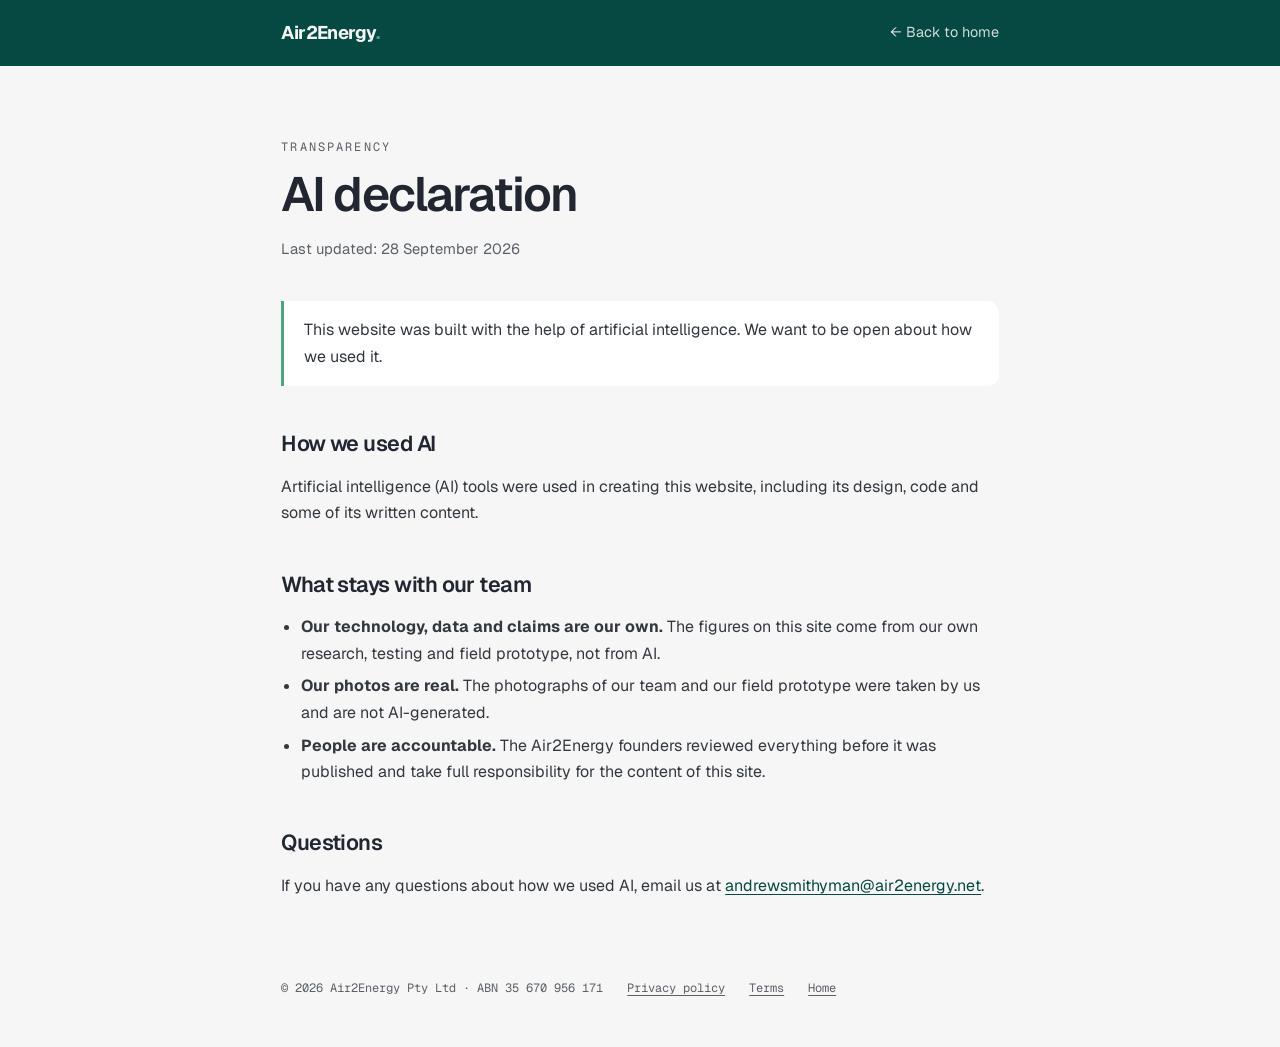
<file: ai-declaration.html>
<!DOCTYPE html>
<html lang="en">
<head>
  <meta charset="UTF-8" />
  <meta name="viewport" content="width=device-width, initial-scale=1.0" />
  <title>AI Declaration | Air2Energy</title>
  <meta name="description" content="How Air2Energy used artificial intelligence to build this website." />
  <link rel="preconnect" href="https://fonts.googleapis.com" />
  <link rel="preconnect" href="https://fonts.gstatic.com" crossorigin />
  <link href="https://fonts.googleapis.com/css2?family=Geist:wght@400;500;600;700&family=Geist+Mono:wght@400;500&display=swap" rel="stylesheet" />
  <link rel="stylesheet" href="legal.css" />
</head>
<body>
  <header class="legal-top">
    <div class="legal-top-inner">
      <a href="/" class="legal-brand">Air2Energy<span>.</span></a>
      <a href="/" class="legal-back">← Back to home</a>
    </div>
  </header>

  <main>
    <div class="eyebrow">Transparency</div>
    <h1>AI declaration</h1>
    <p class="updated">Last updated: 28 September 2026</p>

    <div class="callout">
      <p>This website was built with the help of artificial intelligence. We want to be open about how we used it.</p>
    </div>

    <h2>How we used AI</h2>
    <p>Artificial intelligence (AI) tools were used in creating this website, including its design, code and some of its written content.</p>

    <h2>What stays with our team</h2>
    <ul>
      <li><strong>Our technology, data and claims are our own.</strong> The figures on this site come from our own research, testing and field prototype, not from AI.</li>
      <li><strong>Our photos are real.</strong> The photographs of our team and our field prototype were taken by us and are not AI-generated.</li>
      <li><strong>People are accountable.</strong> The Air2Energy founders reviewed everything before it was published and take full responsibility for the content of this site.</li>
    </ul>

    <h2>Questions</h2>
    <p>If you have any questions about how we used AI, email us at <a href="mailto:andrewsmithyman@air2energy.net">andrewsmithyman@air2energy.net</a>.</p>
  </main>

  <footer class="legal-foot">
    <span>© 2026 Air2Energy Pty Ltd · ABN 35 670 956 171</span>
    <a href="privacy.html">Privacy policy</a>
    <a href="terms.html">Terms</a>
    <a href="/">Home</a>
  </footer>
</body>
</html>
</file>
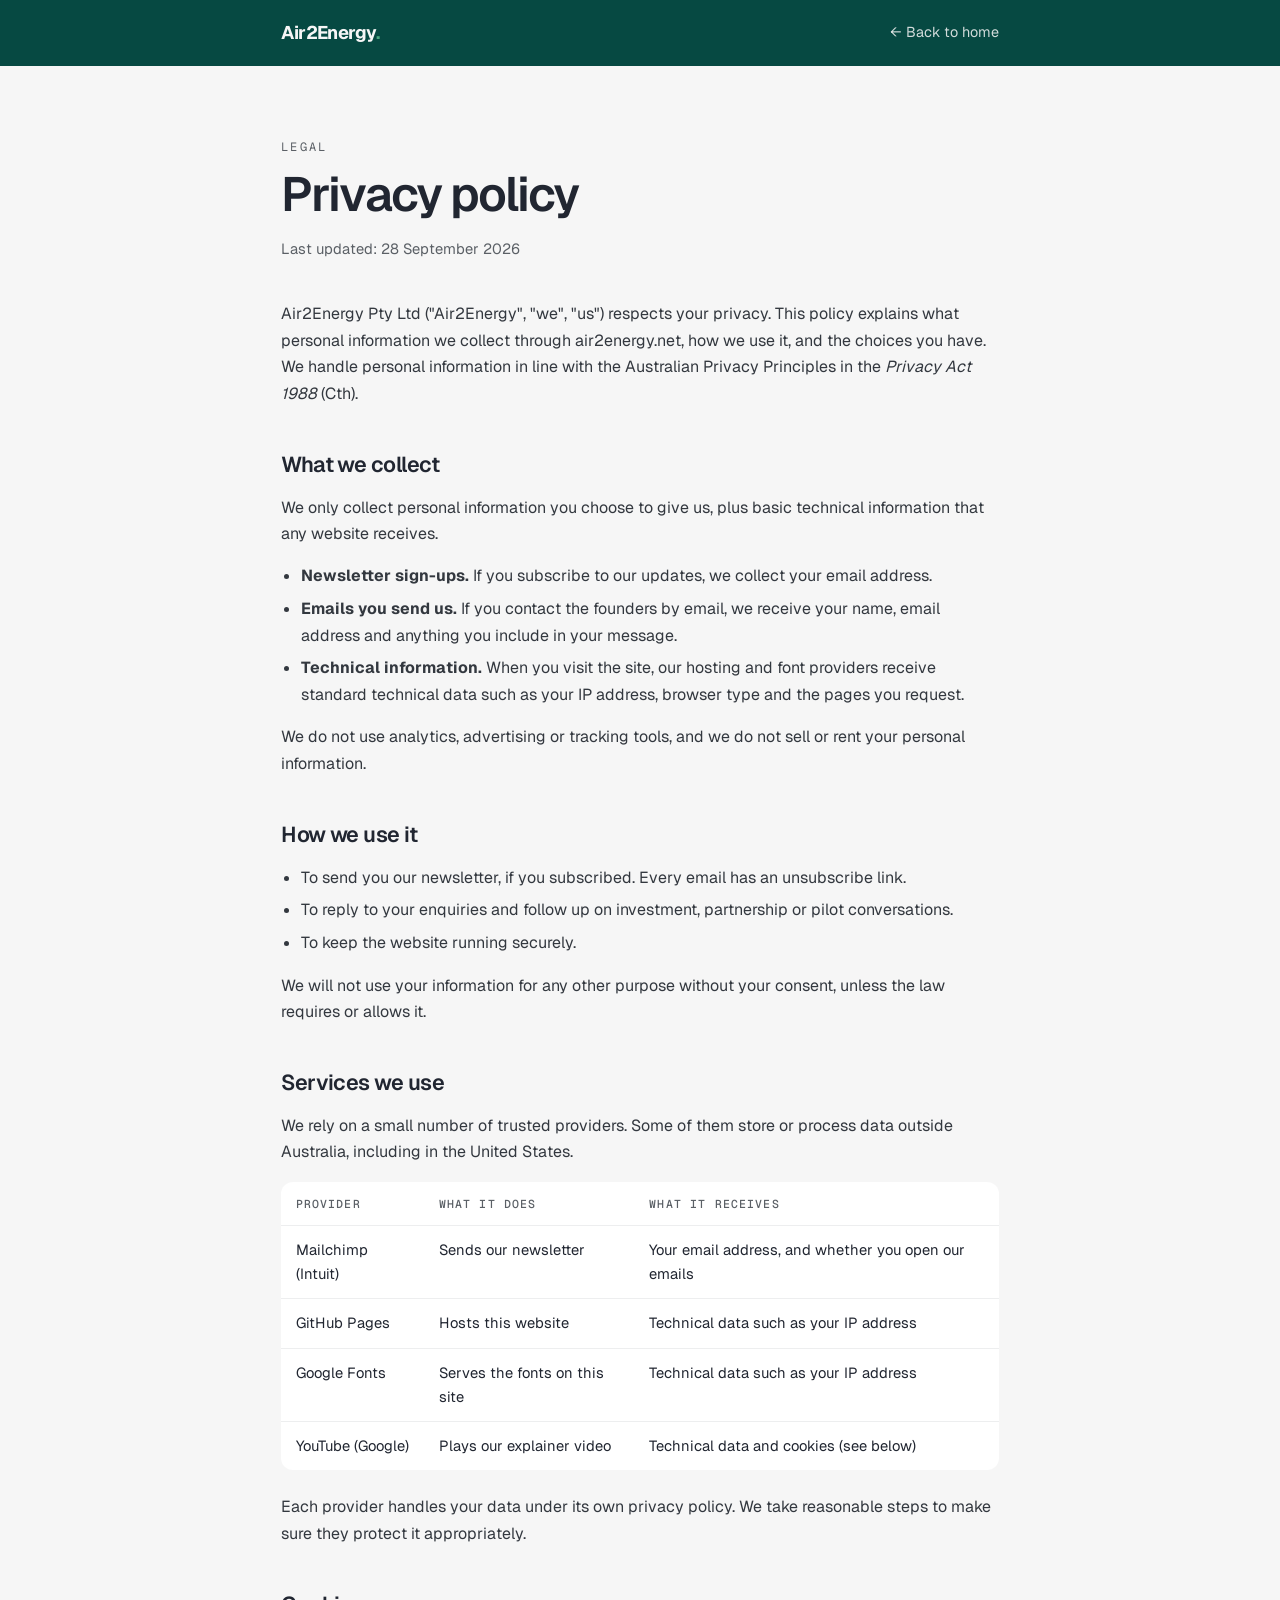
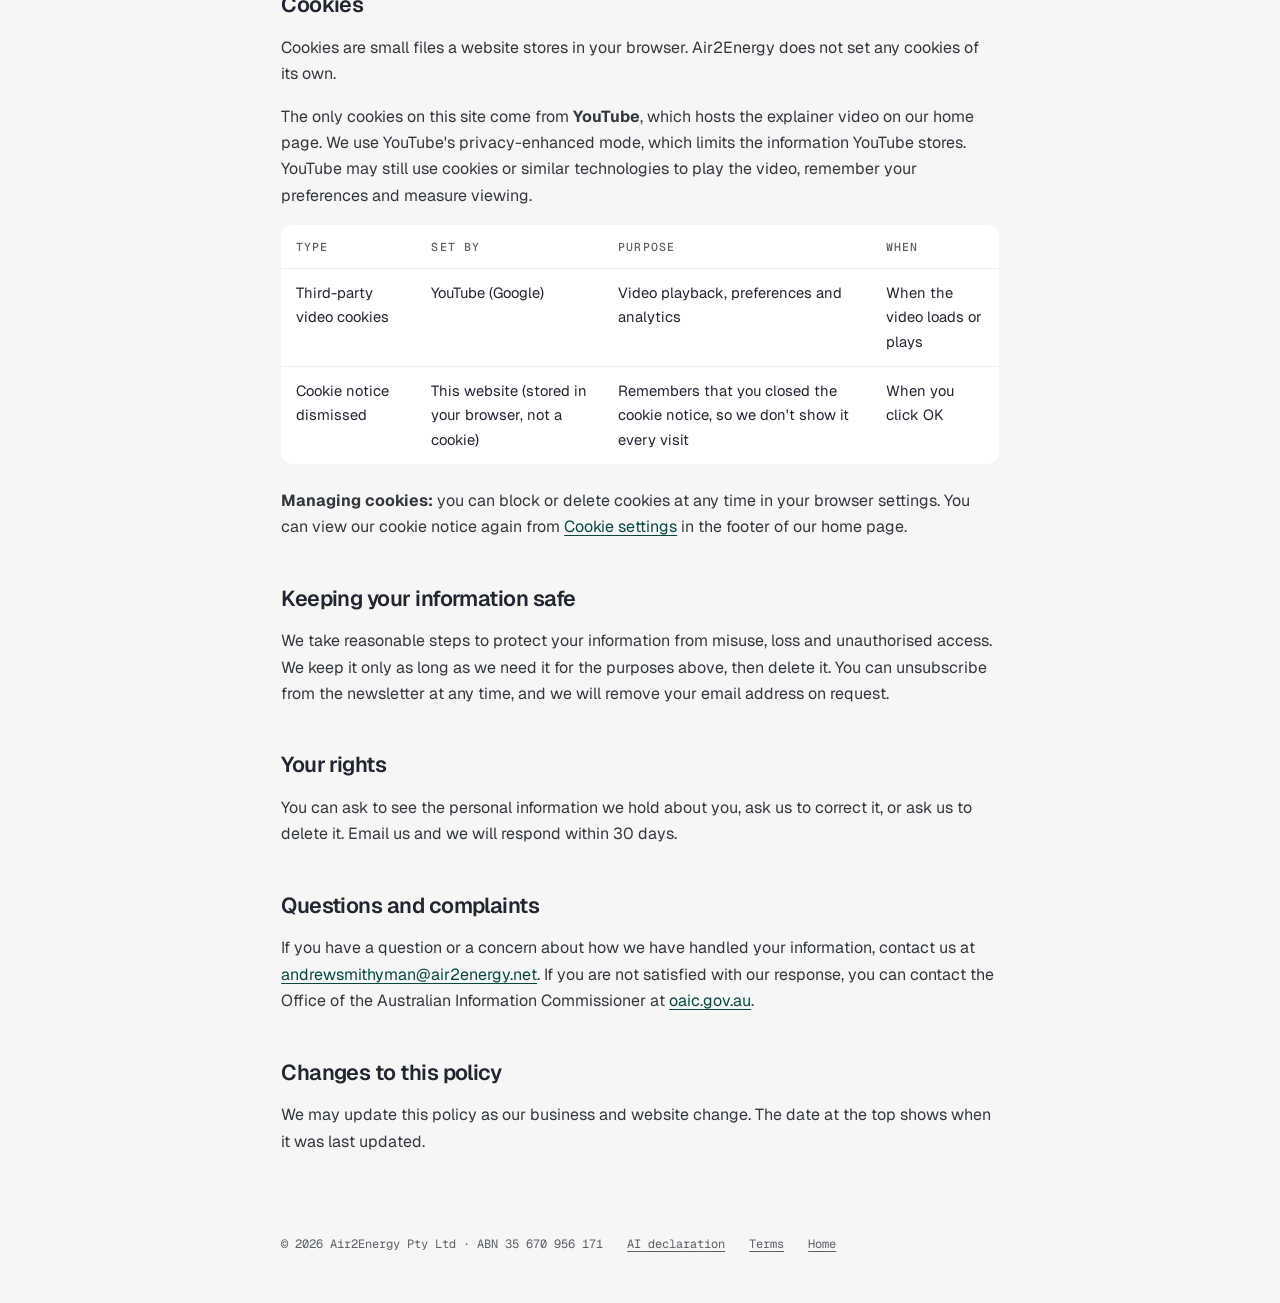
<file: privacy.html>
<!DOCTYPE html>
<html lang="en">
<head>
  <meta charset="UTF-8" />
  <meta name="viewport" content="width=device-width, initial-scale=1.0" />
  <title>Privacy Policy | Air2Energy</title>
  <meta name="description" content="How Air2Energy collects, uses and protects your personal information, and how we use cookies." />
  <link rel="preconnect" href="https://fonts.googleapis.com" />
  <link rel="preconnect" href="https://fonts.gstatic.com" crossorigin />
  <link href="https://fonts.googleapis.com/css2?family=Geist:wght@400;500;600;700&family=Geist+Mono:wght@400;500&display=swap" rel="stylesheet" />
  <link rel="stylesheet" href="legal.css" />
</head>
<body>
  <header class="legal-top">
    <div class="legal-top-inner">
      <a href="/" class="legal-brand">Air2Energy<span>.</span></a>
      <a href="/" class="legal-back">← Back to home</a>
    </div>
  </header>

  <main>
    <div class="eyebrow">Legal</div>
    <h1>Privacy policy</h1>
    <p class="updated">Last updated: 28 September 2026</p>

    <p>Air2Energy Pty Ltd ("Air2Energy", "we", "us") respects your privacy. This policy explains what personal information we collect through air2energy.net, how we use it, and the choices you have. We handle personal information in line with the Australian Privacy Principles in the <em>Privacy Act 1988</em> (Cth).</p>

    <h2 id="collect">What we collect</h2>
    <p>We only collect personal information you choose to give us, plus basic technical information that any website receives.</p>
    <ul>
      <li><strong>Newsletter sign-ups.</strong> If you subscribe to our updates, we collect your email address.</li>
      <li><strong>Emails you send us.</strong> If you contact the founders by email, we receive your name, email address and anything you include in your message.</li>
      <li><strong>Technical information.</strong> When you visit the site, our hosting and font providers receive standard technical data such as your IP address, browser type and the pages you request.</li>
    </ul>
    <p>We do not use analytics, advertising or tracking tools, and we do not sell or rent your personal information.</p>

    <h2 id="use">How we use it</h2>
    <ul>
      <li>To send you our newsletter, if you subscribed. Every email has an unsubscribe link.</li>
      <li>To reply to your enquiries and follow up on investment, partnership or pilot conversations.</li>
      <li>To keep the website running securely.</li>
    </ul>
    <p>We will not use your information for any other purpose without your consent, unless the law requires or allows it.</p>

    <h2 id="third-parties">Services we use</h2>
    <p>We rely on a small number of trusted providers. Some of them store or process data outside Australia, including in the United States.</p>
    <div class="table-wrap">
      <table>
        <thead><tr><th>Provider</th><th>What it does</th><th>What it receives</th></tr></thead>
        <tbody>
          <tr><td>Mailchimp (Intuit)</td><td>Sends our newsletter</td><td>Your email address, and whether you open our emails</td></tr>
          <tr><td>GitHub Pages</td><td>Hosts this website</td><td>Technical data such as your IP address</td></tr>
          <tr><td>Google Fonts</td><td>Serves the fonts on this site</td><td>Technical data such as your IP address</td></tr>
          <tr><td>YouTube (Google)</td><td>Plays our explainer video</td><td>Technical data and cookies (see below)</td></tr>
        </tbody>
      </table>
    </div>
    <p>Each provider handles your data under its own privacy policy. We take reasonable steps to make sure they protect it appropriately.</p>

    <h2 id="cookies">Cookies</h2>
    <p>Cookies are small files a website stores in your browser. Air2Energy does not set any cookies of its own.</p>
    <p>The only cookies on this site come from <strong>YouTube</strong>, which hosts the explainer video on our home page. We use YouTube's privacy-enhanced mode, which limits the information YouTube stores. YouTube may still use cookies or similar technologies to play the video, remember your preferences and measure viewing.</p>
    <div class="table-wrap">
      <table>
        <thead><tr><th>Type</th><th>Set by</th><th>Purpose</th><th>When</th></tr></thead>
        <tbody>
          <tr><td>Third-party video cookies</td><td>YouTube (Google)</td><td>Video playback, preferences and analytics</td><td>When the video loads or plays</td></tr>
          <tr><td>Cookie notice dismissed</td><td>This website (stored in your browser, not a cookie)</td><td>Remembers that you closed the cookie notice, so we don't show it every visit</td><td>When you click OK</td></tr>
        </tbody>
      </table>
    </div>
    <p><strong>Managing cookies:</strong> you can block or delete cookies at any time in your browser settings. You can view our cookie notice again from <a href="/#cookie-settings">Cookie settings</a> in the footer of our home page.</p>

    <h2 id="security">Keeping your information safe</h2>
    <p>We take reasonable steps to protect your information from misuse, loss and unauthorised access. We keep it only as long as we need it for the purposes above, then delete it. You can unsubscribe from the newsletter at any time, and we will remove your email address on request.</p>

    <h2 id="rights">Your rights</h2>
    <p>You can ask to see the personal information we hold about you, ask us to correct it, or ask us to delete it. Email us and we will respond within 30 days.</p>

    <h2 id="complaints">Questions and complaints</h2>
    <p>If you have a question or a concern about how we have handled your information, contact us at <a href="mailto:andrewsmithyman@air2energy.net">andrewsmithyman@air2energy.net</a>. If you are not satisfied with our response, you can contact the Office of the Australian Information Commissioner at <a href="https://www.oaic.gov.au" target="_blank" rel="noopener noreferrer">oaic.gov.au</a>.</p>

    <h2 id="changes">Changes to this policy</h2>
    <p>We may update this policy as our business and website change. The date at the top shows when it was last updated.</p>
  </main>

  <footer class="legal-foot">
    <span>© 2026 Air2Energy Pty Ltd · ABN 35 670 956 171</span>
    <a href="ai-declaration.html">AI declaration</a>
    <a href="terms.html">Terms</a>
    <a href="/">Home</a>
  </footer>
</body>
</html>
</file>
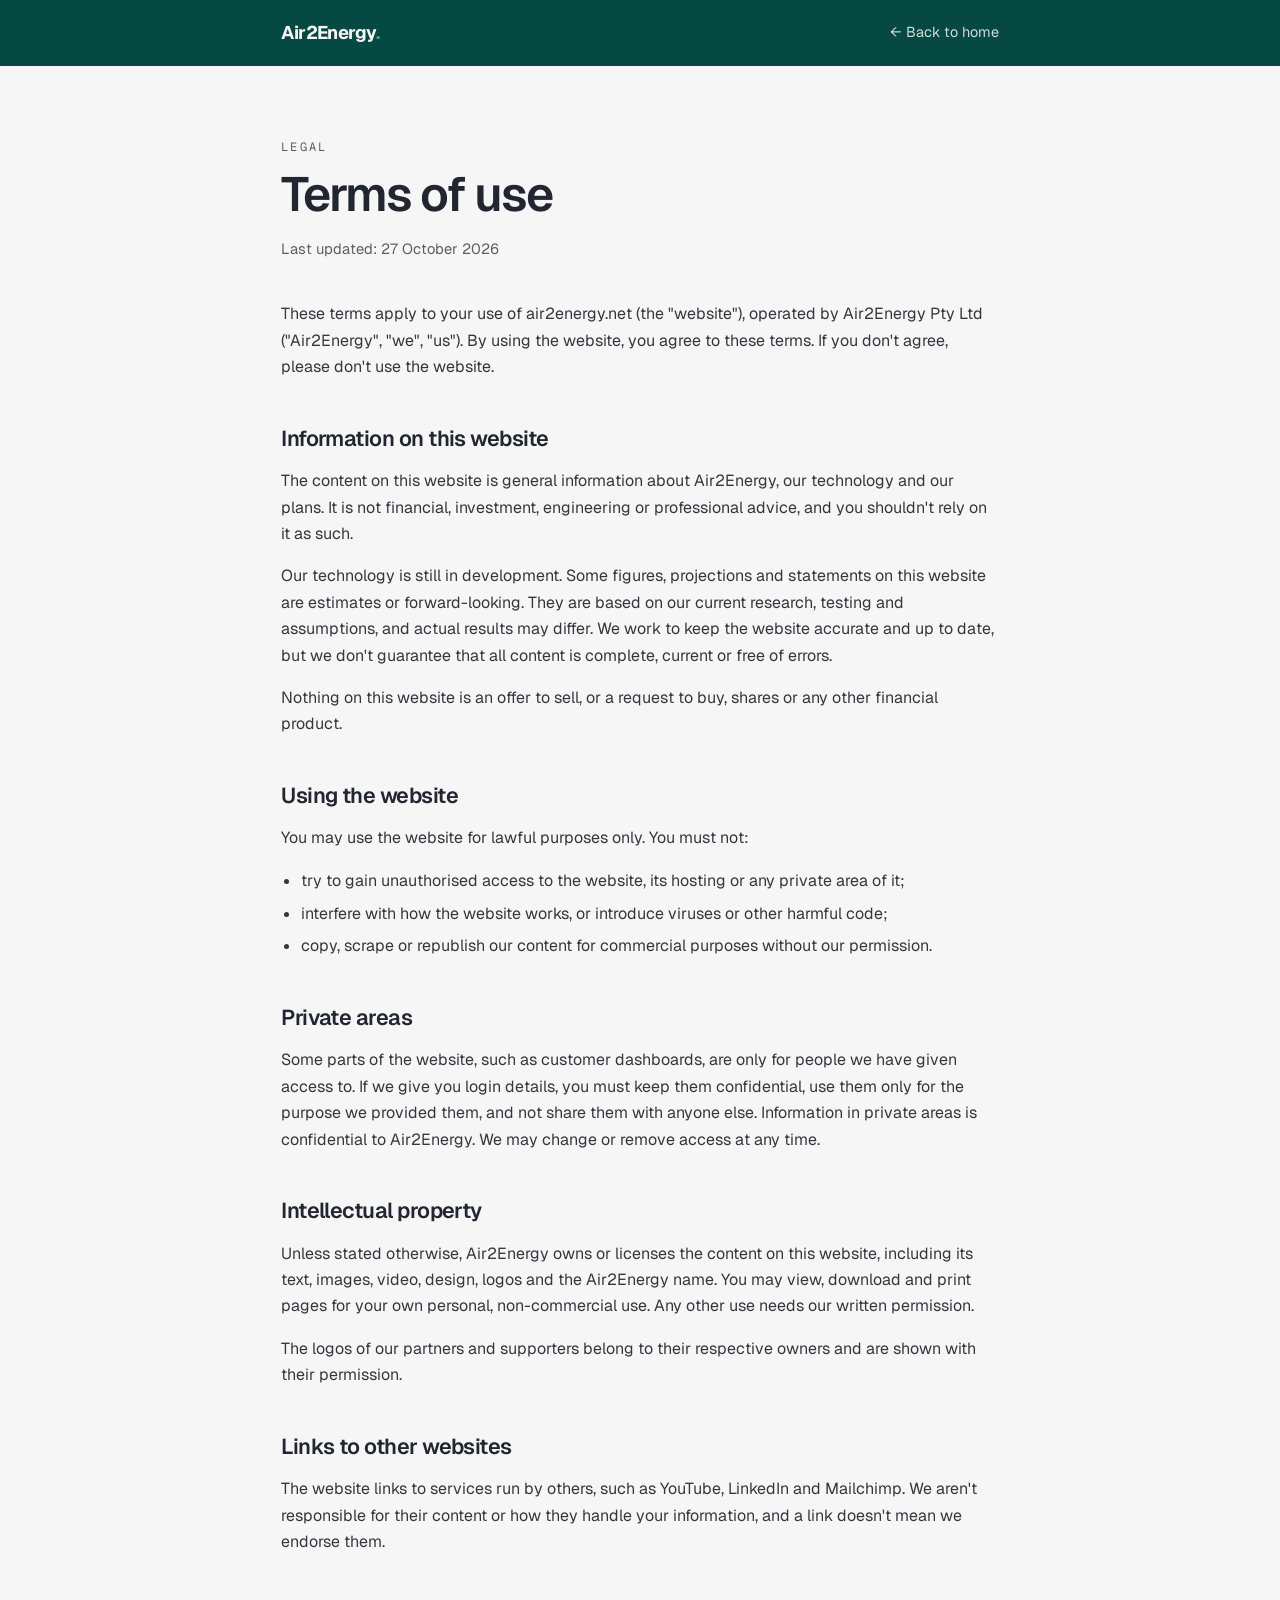
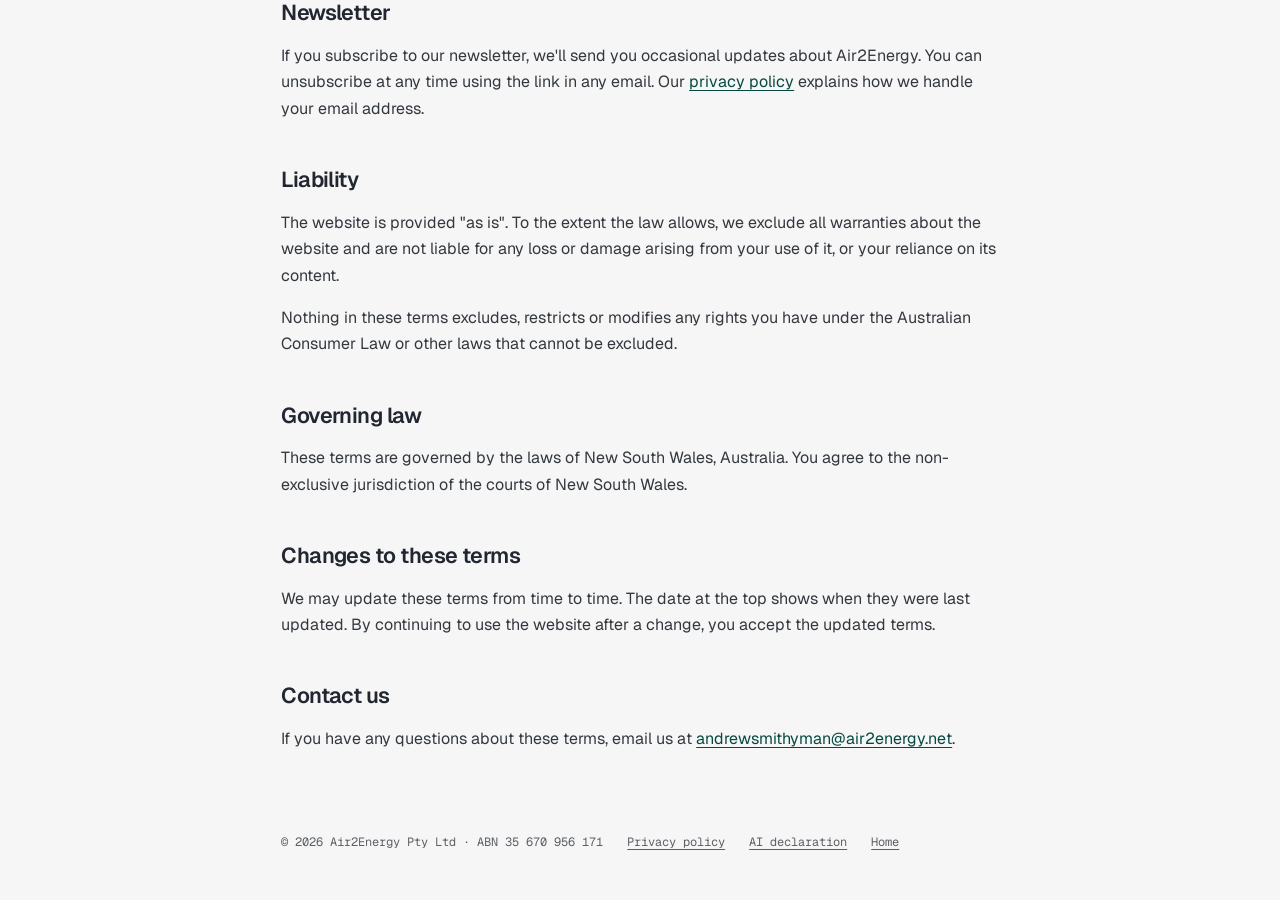
<file: terms.html>
<!DOCTYPE html>
<html lang="en">
<head>
  <meta charset="UTF-8" />
  <meta name="viewport" content="width=device-width, initial-scale=1.0" />
  <title>Terms of Use | Air2Energy</title>
  <meta name="description" content="The terms that apply when you use the Air2Energy website." />
  <link rel="preconnect" href="https://fonts.googleapis.com" />
  <link rel="preconnect" href="https://fonts.gstatic.com" crossorigin />
  <link href="https://fonts.googleapis.com/css2?family=Geist:wght@400;500;600;700&family=Geist+Mono:wght@400;500&display=swap" rel="stylesheet" />
  <link rel="stylesheet" href="legal.css" />
</head>
<body>
  <header class="legal-top">
    <div class="legal-top-inner">
      <a href="/" class="legal-brand">Air2Energy<span>.</span></a>
      <a href="/" class="legal-back">← Back to home</a>
    </div>
  </header>

  <main>
    <div class="eyebrow">Legal</div>
    <h1>Terms of use</h1>
    <p class="updated">Last updated: 27 October 2026</p>

    <p>These terms apply to your use of air2energy.net (the "website"), operated by Air2Energy Pty Ltd ("Air2Energy", "we", "us"). By using the website, you agree to these terms. If you don't agree, please don't use the website.</p>

    <h2 id="information">Information on this website</h2>
    <p>The content on this website is general information about Air2Energy, our technology and our plans. It is not financial, investment, engineering or professional advice, and you shouldn't rely on it as such.</p>
    <p>Our technology is still in development. Some figures, projections and statements on this website are estimates or forward-looking. They are based on our current research, testing and assumptions, and actual results may differ. We work to keep the website accurate and up to date, but we don't guarantee that all content is complete, current or free of errors.</p>
    <p>Nothing on this website is an offer to sell, or a request to buy, shares or any other financial product.</p>

    <h2 id="use">Using the website</h2>
    <p>You may use the website for lawful purposes only. You must not:</p>
    <ul>
      <li>try to gain unauthorised access to the website, its hosting or any private area of it;</li>
      <li>interfere with how the website works, or introduce viruses or other harmful code;</li>
      <li>copy, scrape or republish our content for commercial purposes without our permission.</li>
    </ul>

    <h2 id="private-areas">Private areas</h2>
    <p>Some parts of the website, such as customer dashboards, are only for people we have given access to. If we give you login details, you must keep them confidential, use them only for the purpose we provided them, and not share them with anyone else. Information in private areas is confidential to Air2Energy. We may change or remove access at any time.</p>

    <h2 id="ip">Intellectual property</h2>
    <p>Unless stated otherwise, Air2Energy owns or licenses the content on this website, including its text, images, video, design, logos and the Air2Energy name. You may view, download and print pages for your own personal, non-commercial use. Any other use needs our written permission.</p>
    <p>The logos of our partners and supporters belong to their respective owners and are shown with their permission.</p>

    <h2 id="links">Links to other websites</h2>
    <p>The website links to services run by others, such as YouTube, LinkedIn and Mailchimp. We aren't responsible for their content or how they handle your information, and a link doesn't mean we endorse them.</p>

    <h2 id="newsletter">Newsletter</h2>
    <p>If you subscribe to our newsletter, we'll send you occasional updates about Air2Energy. You can unsubscribe at any time using the link in any email. Our <a href="privacy.html">privacy policy</a> explains how we handle your email address.</p>

    <h2 id="liability">Liability</h2>
    <p>The website is provided "as is". To the extent the law allows, we exclude all warranties about the website and are not liable for any loss or damage arising from your use of it, or your reliance on its content.</p>
    <p>Nothing in these terms excludes, restricts or modifies any rights you have under the Australian Consumer Law or other laws that cannot be excluded.</p>

    <h2 id="law">Governing law</h2>
    <p>These terms are governed by the laws of New South Wales, Australia. You agree to the non-exclusive jurisdiction of the courts of New South Wales.</p>

    <h2 id="changes">Changes to these terms</h2>
    <p>We may update these terms from time to time. The date at the top shows when they were last updated. By continuing to use the website after a change, you accept the updated terms.</p>

    <h2 id="contact">Contact us</h2>
    <p>If you have any questions about these terms, email us at <a href="mailto:andrewsmithyman@air2energy.net">andrewsmithyman@air2energy.net</a>.</p>
  </main>

  <footer class="legal-foot">
    <span>© 2026 Air2Energy Pty Ltd · ABN 35 670 956 171</span>
    <a href="privacy.html">Privacy policy</a>
    <a href="ai-declaration.html">AI declaration</a>
    <a href="/">Home</a>
  </footer>
</body>
</html>
</file>
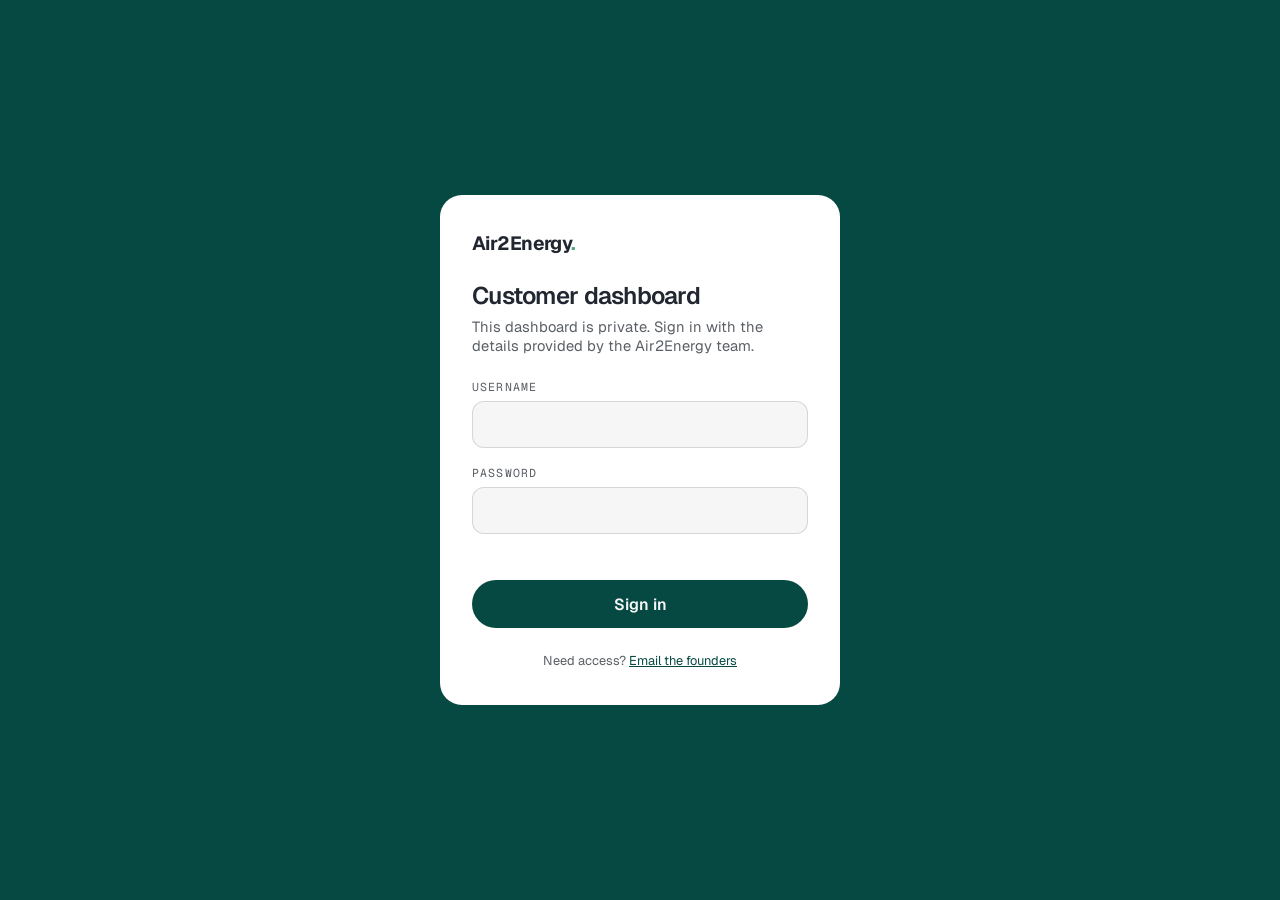
<file: tools/dashboard-login.html>
<!DOCTYPE html>
<html lang="en">
<head>
  <meta charset="UTF-8" />
  <meta name="viewport" content="width=device-width, initial-scale=1.0" />
  <meta name="robots" content="noindex, nofollow" />
  <title>Air2Energy | Dashboard sign in</title>
  <link rel="preconnect" href="https://fonts.googleapis.com" />
  <link rel="preconnect" href="https://fonts.gstatic.com" crossorigin />
  <link href="https://fonts.googleapis.com/css2?family=Geist:wght@400;500;600;700&family=Geist+Mono:wght@400;500&display=swap" rel="stylesheet" />
  <style>
    *, *::before, *::after { box-sizing: border-box; margin: 0; padding: 0; }
    :root {
      --c-teal: #064942; --c-green: #4AA67F; --c-soft: #BBCFD0;
      --c-navy: #212631; --c-cream: #F6F6F6; --c-white: #FFFFFF; --c-text-muted: #5b6066;
    }
    body {
      font-family: 'Geist', system-ui, sans-serif; color: var(--c-navy); background: var(--c-teal);
      min-height: 100vh; display: flex; align-items: center; justify-content: center; padding: 1rem;
      -webkit-font-smoothing: antialiased;
    }
    .box { width: 100%; max-width: 400px; background: var(--c-white); border-radius: 22px; padding: 2.25rem 2rem; }
    .brand { font-weight: 700; font-size: 1.2rem; letter-spacing: -0.03em; }
    .brand span { color: var(--c-green); }
    h1 { font-size: 1.5rem; font-weight: 600; letter-spacing: -0.03em; margin: 1.5rem 0 0.4rem; }
    p { color: var(--c-text-muted); font-size: 0.92rem; margin-bottom: 1.5rem; }
    label { display: block; font-family: 'Geist Mono', monospace; font-size: 0.72rem; letter-spacing: 0.1em; text-transform: uppercase; color: var(--c-text-muted); margin-bottom: 0.4rem; }
    input {
      width: 100%; font: inherit; font-size: 1rem; padding: 0.75rem 0.9rem; margin-bottom: 1.1rem;
      border: 1px solid rgba(33, 38, 49, 0.15); border-radius: 12px; background: var(--c-cream); color: var(--c-navy);
    }
    input:focus { outline: 2px solid var(--c-green); outline-offset: 1px; background: var(--c-white); }
    button {
      width: 100%; font: inherit; font-weight: 600; font-size: 1rem; padding: 0.85rem; border: none; border-radius: 999px;
      background: var(--c-teal); color: var(--c-cream); cursor: pointer;
    }
    button:disabled { opacity: 0.6; cursor: wait; }
    .error { color: #b3261e; font-size: 0.88rem; margin: -0.25rem 0 1rem; min-height: 1.2em; }
    .foot { margin-top: 1.5rem; font-size: 0.8rem; color: var(--c-text-muted); text-align: center; }
    .foot a { color: var(--c-teal); }
  </style>
</head>
<body>
  <form class="box" id="login" autocomplete="on">
    <div class="brand">Air2Energy<span>.</span></div>
    <h1>Customer dashboard</h1>
    <p>This dashboard is private. Sign in with the details provided by the Air2Energy team.</p>
    <label for="user">Username</label>
    <input id="user" name="username" autocomplete="username" required />
    <label for="pass">Password</label>
    <input id="pass" name="password" type="password" autocomplete="current-password" required />
    <div class="error" id="err" role="alert"></div>
    <button id="go" type="submit">Sign in</button>
    <div class="foot">Need access? <a href="mailto:andrewsmithyman@air2energy.net">Email the founders</a></div>
  </form>

  <script>
    var PAYLOAD = /*PAYLOAD*/null;

    function fromB64(s) { return Uint8Array.from(atob(s), function(c) { return c.charCodeAt(0); }); }

    // Must match keyMaterial() in tools/build-dashboard.mjs
    function keyMaterial(user, pass) { return user.trim().toLowerCase() + '\n' + pass; }

    async function unlock(user, pass) {
      var enc = new TextEncoder();
      var base = await crypto.subtle.importKey('raw', enc.encode(keyMaterial(user, pass)), 'PBKDF2', false, ['deriveKey']);
      var key = await crypto.subtle.deriveKey(
        { name: 'PBKDF2', salt: fromB64(PAYLOAD.salt), iterations: PAYLOAD.iter, hash: 'SHA-256' },
        base, { name: 'AES-GCM', length: 256 }, false, ['decrypt']
      );
      var plain = await crypto.subtle.decrypt({ name: 'AES-GCM', iv: fromB64(PAYLOAD.iv) }, key, fromB64(PAYLOAD.data));
      return new TextDecoder().decode(plain);
    }

    document.getElementById('login').addEventListener('submit', async function(e) {
      e.preventDefault();
      var btn = document.getElementById('go'), err = document.getElementById('err');
      btn.disabled = true; btn.textContent = 'Checking…'; err.textContent = '';
      try {
        var html = await unlock(document.getElementById('user').value, document.getElementById('pass').value);
        document.open(); document.write(html); document.close();
      } catch (_) {
        err.textContent = 'That username or password is incorrect.';
        btn.disabled = false; btn.textContent = 'Sign in';
      }
    });
  </script>
</body>
</html>
</file>
<file: legal.css>
/* Shared styles for the privacy policy and AI declaration pages */
*, *::before, *::after { box-sizing: border-box; margin: 0; padding: 0; }

:root {
  --c-teal:       #064942;
  --c-green:      #4AA67F;
  --c-soft:       #BBCFD0;
  --c-navy:       #212631;
  --c-cream:      #F6F6F6;
  --c-white:      #FFFFFF;
  --c-text-muted: #5b6066;
  --font-display: 'Geist', system-ui, sans-serif;
  --font-mono:    'Geist Mono', ui-monospace, 'SF Mono', monospace;
  --pad:          clamp(1rem, 4vw, 4rem);
}

body {
  font-family: var(--font-display);
  color: var(--c-navy);
  background: var(--c-cream);
  line-height: 1.65;
  -webkit-font-smoothing: antialiased;
}
a { color: var(--c-teal); text-underline-offset: 3px; }

.legal-top { background: var(--c-teal); }
.legal-top-inner {
  max-width: 820px; margin: 0 auto; padding: 1.1rem var(--pad);
  display: flex; justify-content: space-between; align-items: center; gap: 1rem;
}
.legal-top a { color: var(--c-cream); text-decoration: none; }
.legal-brand { font-weight: 700; font-size: 1.15rem; letter-spacing: -0.03em; }
.legal-brand span { color: var(--c-green); }
.legal-back { font-size: 0.9rem; opacity: 0.85; }
.legal-back:hover { opacity: 1; }

main { max-width: 820px; margin: 0 auto; padding: clamp(2.5rem, 6vw, 4.5rem) var(--pad) 4rem; }
.eyebrow { font-family: var(--font-mono); font-size: 0.75rem; letter-spacing: 0.18em; text-transform: uppercase; color: var(--c-text-muted); }
h1 { font-size: clamp(2rem, 5vw, 3rem); font-weight: 600; letter-spacing: -0.04em; line-height: 1.08; margin: 0.75rem 0 1rem; }
.updated { color: var(--c-text-muted); font-size: 0.92rem; margin-bottom: 2.5rem; }
h2 { font-size: 1.35rem; font-weight: 600; letter-spacing: -0.025em; margin: 2.5rem 0 0.75rem; scroll-margin-top: 1.5rem; }
h3 { font-size: 1.05rem; font-weight: 600; margin: 1.5rem 0 0.5rem; }
p, li { font-size: 1rem; color: #33383f; }
p { margin-bottom: 1rem; }
ul { padding-left: 1.25rem; margin-bottom: 1rem; }
li { margin-bottom: 0.4rem; }

.table-wrap { overflow-x: auto; margin: 1rem 0 1.5rem; }
table { width: 100%; border-collapse: collapse; font-size: 0.92rem; background: var(--c-white); border-radius: 12px; overflow: hidden; }
th, td { text-align: left; padding: 0.75rem 0.9rem; border-bottom: 1px solid rgba(33, 38, 49, 0.08); vertical-align: top; }
th { font-family: var(--font-mono); font-size: 0.72rem; letter-spacing: 0.1em; text-transform: uppercase; color: var(--c-text-muted); font-weight: 500; }
tr:last-child td { border-bottom: none; }

.callout { background: var(--c-white); border-left: 3px solid var(--c-green); border-radius: 0 12px 12px 0; padding: 1rem 1.25rem; margin: 1.5rem 0; }
.callout p:last-child { margin-bottom: 0; }

.legal-foot { max-width: 820px; margin: 0 auto; padding: 0 var(--pad) 3rem; font-family: var(--font-mono); font-size: 0.75rem; color: var(--c-text-muted); display: flex; gap: 1.5rem; flex-wrap: wrap; }
.legal-foot a { color: var(--c-text-muted); }
</file>
